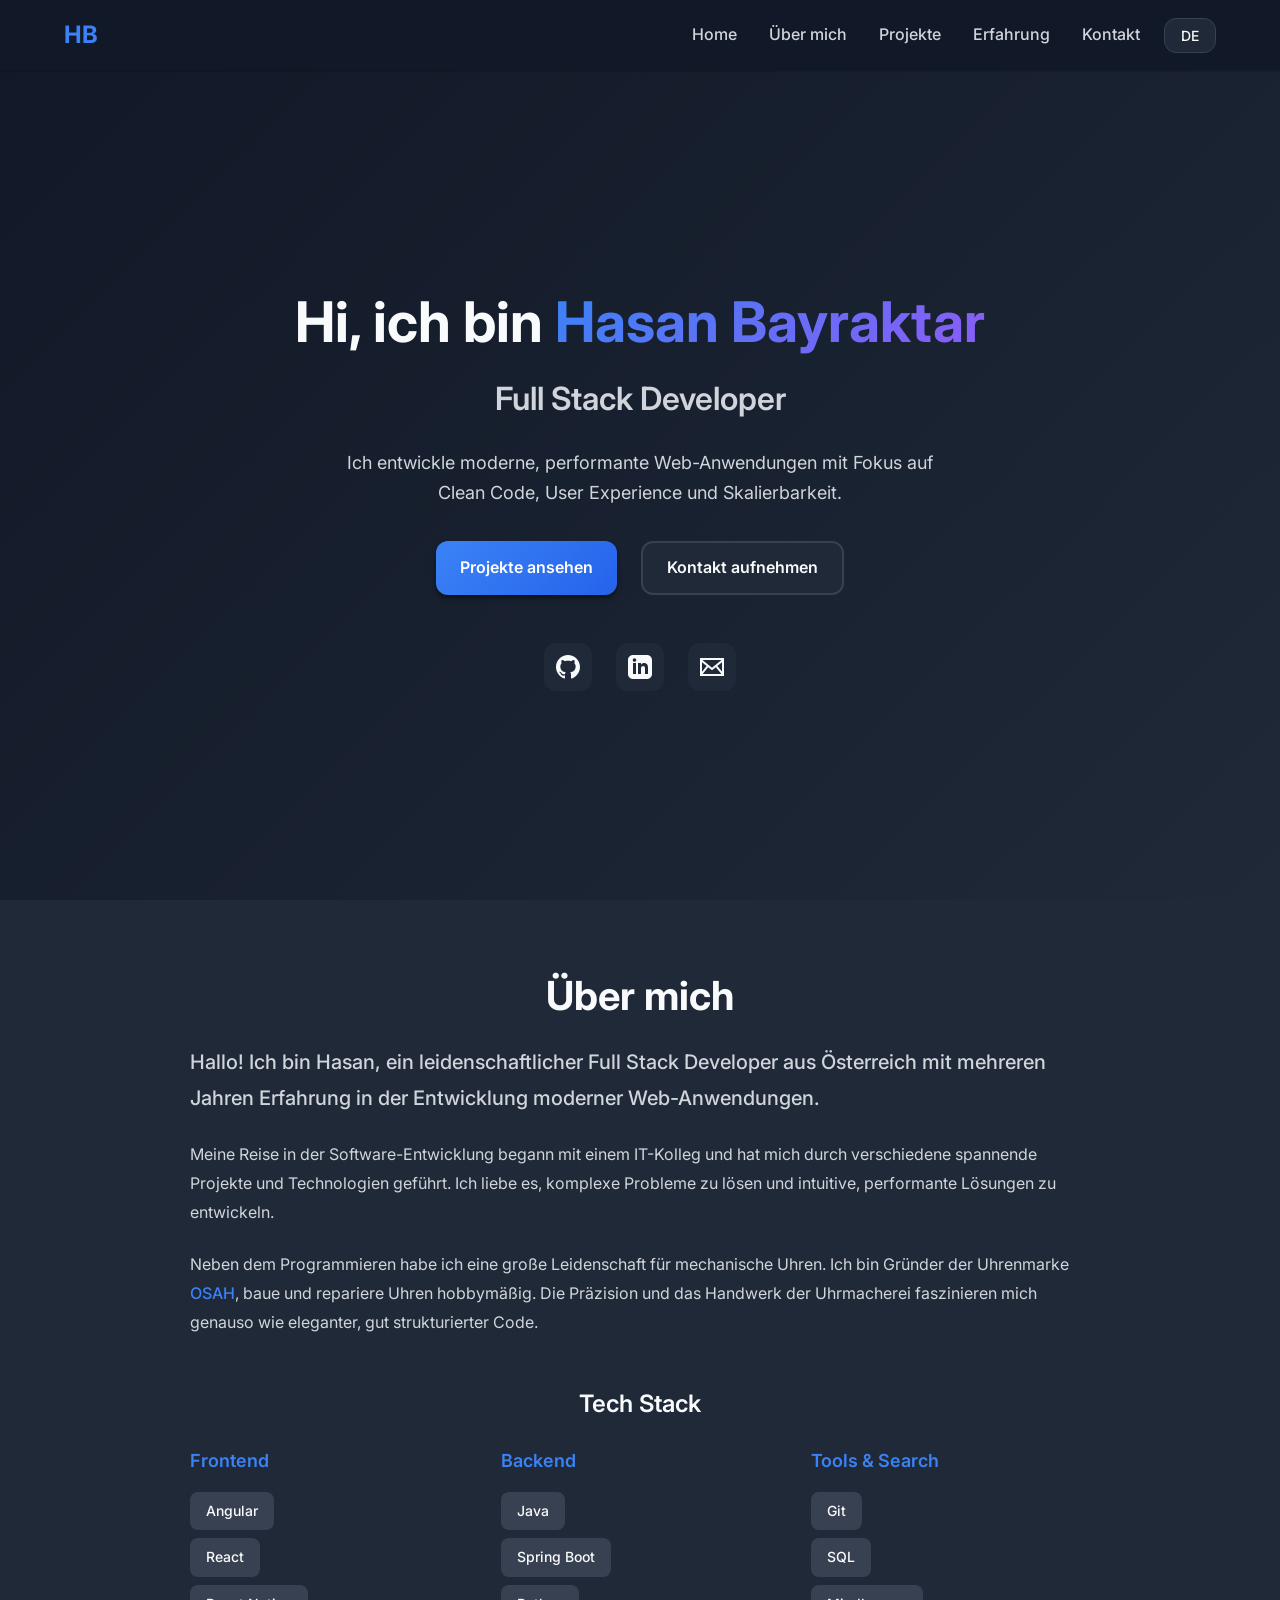
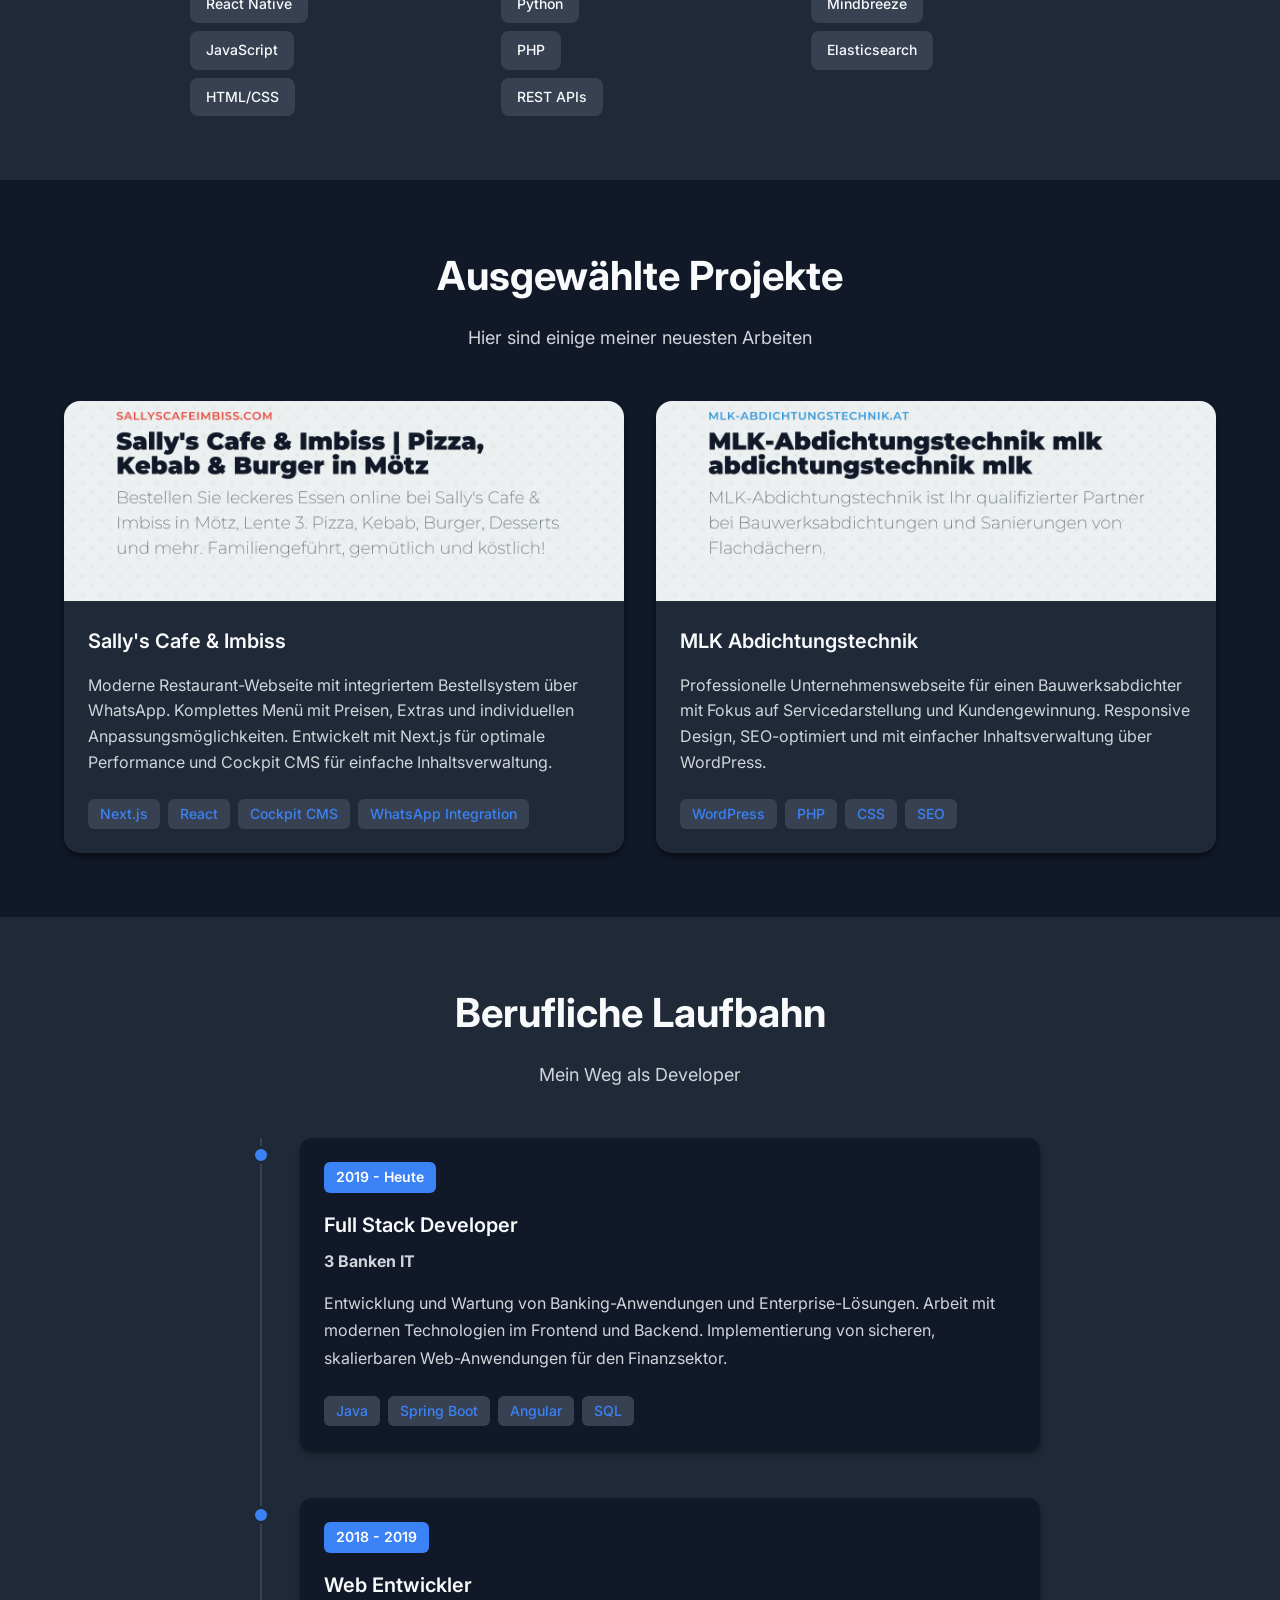
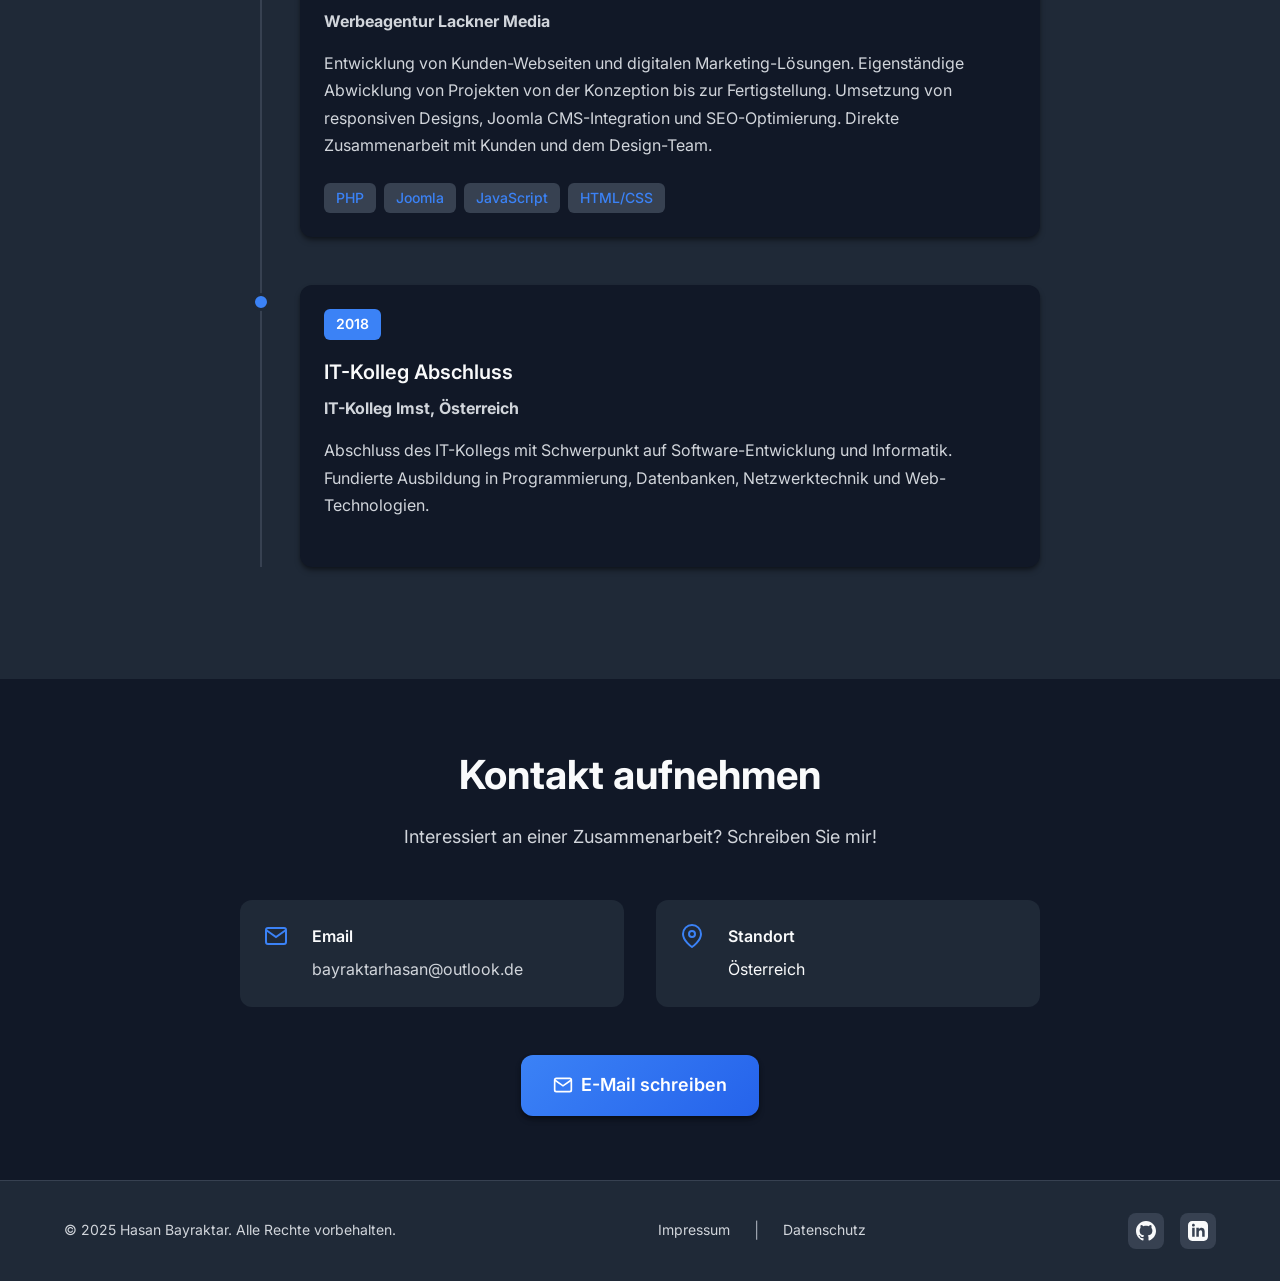
<file: index.html>
<!DOCTYPE html>
<html lang="de">
<head>
    <!-- Basic Meta Tags -->
    <meta charset="UTF-8">
    <meta name="viewport" content="width=device-width, initial-scale=1.0">
    <meta http-equiv="X-UA-Compatible" content="ie=edge">
    
    <!-- SEO Meta Tags -->
    <title>Hasan Bayraktar - Full Stack Developer | Portfolio</title>
    <meta name="description" content="Full Stack Developer mit Expertise in Web-Entwicklung, JavaScript, Python und Cloud-Technologien. Entdecken Sie meine Projekte und Erfahrungen.">
    <meta name="keywords" content="Full Stack Developer, Web Entwicklung, JavaScript, React, Node.js, Python, Portfolio">
    <meta name="author" content="Hasan Bayraktar">
    <meta name="robots" content="index, follow">
    
    <!-- Open Graph / Facebook -->
    <meta property="og:type" content="website">
    <meta property="og:url" content="https://bayraktarhasan.github.io/">
    <meta property="og:title" content="Hasan Bayraktar - Full Stack Developer">
    <meta property="og:description" content="Full Stack Developer mit Expertise in Web-Entwicklung, JavaScript, Python und Cloud-Technologien.">
    <meta property="og:image" content="https://bayraktarhasan.github.io/assets/images/og-image.jpg">
    
    <!-- Twitter Card -->
    <meta name="twitter:card" content="summary_large_image">
    <meta name="twitter:url" content="https://bayraktarhasan.github.io/">
    <meta name="twitter:title" content="Hasan Bayraktar - Full Stack Developer">
    <meta name="twitter:description" content="Full Stack Developer mit Expertise in Web-Entwicklung, JavaScript, Python und Cloud-Technologien.">
    <meta name="twitter:image" content="https://bayraktarhasan.github.io/assets/images/og-image.jpg">
    
    <!-- Favicon -->
    <link rel="icon" type="image/svg+xml" href="assets/images/favicon.svg">
    <link rel="alternate icon" href="assets/images/favicon.ico">
    <link rel="apple-touch-icon" href="assets/images/apple-touch-icon.png">
    
    <!-- Manifest -->
    <link rel="manifest" href="manifest.json">
    
    <!-- Theme Color -->
    <meta name="theme-color" content="#3b82f6">
    
    <!-- Preconnect for Performance -->
    <link rel="preconnect" href="https://fonts.googleapis.com">
    <link rel="preconnect" href="https://fonts.gstatic.com" crossorigin>
    
    <!-- Fonts - Inter for modern look -->
    <link href="https://fonts.googleapis.com/css2?family=Inter:wght@300;400;500;600;700&display=swap" rel="stylesheet">
    
    <!-- Stylesheet -->
    <link rel="stylesheet" href="assets/css/style.css">
    
    <!-- Structured Data - JSON-LD -->
    <script type="application/ld+json">
    {
      "@context": "https://schema.org",
      "@type": "Person",
      "name": "Hasan Bayraktar",
      "jobTitle": "Full Stack Developer",
      "url": "https://bayraktarhasan.github.io",
      "sameAs": [
        "https://github.com/bayraktarhasan",
        "https://at.linkedin.com/in/hasan-bayraktar-632a95154"
      ],
      "knowsAbout": ["Web Development", "JavaScript", "Python", "React", "Node.js", "Cloud Computing"],
      "description": "Erfahrener Full Stack Developer mit Fokus auf moderne Web-Technologien und Cloud-Lösungen."
    }
    </script>
</head>
<body>
    <!-- Navigation -->
    <nav class="nav" id="navbar">
        <div class="container nav-container">
            <a href="#home" class="nav-logo">HB</a>
            <!-- Mobile Controls (Language + Hamburger) -->
            <div class="nav-controls">
                <button class="language-toggle mobile-lang-toggle" id="mobile-language-toggle" aria-label="Change Language">
                    <span class="lang-de">DE</span>
                    <span class="lang-en" style="display: none;">EN</span>
                </button>
                <button class="mobile-menu-toggle" id="mobile-menu-toggle" aria-label="Toggle Menu">
                    <span></span>
                    <span></span>
                    <span></span>
                </button>
            </div>
            <!-- Desktop Navigation -->
            <div class="nav-right" id="nav-right">
                <ul class="nav-menu" id="nav-menu">
                    <li><a href="#home" class="nav-link" data-de="Home" data-en="Home">Home</a></li>
                    <li><a href="#about" class="nav-link" data-de="Über mich" data-en="About">Über mich</a></li>
                    <li><a href="#projects" class="nav-link" data-de="Projekte" data-en="Projects">Projekte</a></li>
                    <li><a href="#experience" class="nav-link" data-de="Erfahrung" data-en="Experience">Erfahrung</a></li>
                    <li><a href="#contact" class="nav-link" data-de="Kontakt" data-en="Contact">Kontakt</a></li>
                </ul>
                <button class="language-toggle desktop-lang-toggle" id="language-toggle" aria-label="Change Language">
                    <span class="lang-de">DE</span>
                    <span class="lang-en" style="display: none;">EN</span>
                </button>
            </div>
        </div>
    </nav>

    <main>
        <!-- Hero Section -->
        <section id="home" class="hero">
            <div class="container hero-container">
                <div class="hero-content">
                    <h1 class="hero-title fade-in" data-de="Hi, ich bin <span class='highlight'>Hasan Bayraktar</span>" data-en="Hi, I'm <span class='highlight'>Hasan Bayraktar</span>">
                        Hi, ich bin <span class="highlight">Hasan Bayraktar</span>
                    </h1>
                    <h2 class="hero-subtitle fade-in-delay-1">Full Stack Developer</h2>
                    <p class="hero-description fade-in-delay-2" data-de="Ich entwickle moderne, performante Web-Anwendungen mit Fokus auf Clean Code, User Experience und Skalierbarkeit." data-en="I develop modern, high-performance web applications with a focus on clean code, user experience, and scalability.">
                        Ich entwickle moderne, performante Web-Anwendungen mit Fokus auf 
                        Clean Code, User Experience und Skalierbarkeit.
                    </p>
                    <div class="hero-cta fade-in-delay-3">
                        <a href="#projects" class="btn btn-primary">
                            <span data-de="Projekte ansehen" data-en="View Projects">Projekte ansehen</span>
                        </a>
                        <a href="#contact" class="btn btn-secondary">
                            <span data-de="Kontakt aufnehmen" data-en="Get in Touch">Kontakt aufnehmen</span>
                        </a>
                    </div>
                    <div class="hero-social fade-in-delay-4">
                        <a href="https://github.com/bayraktarhasan" target="_blank" rel="noopener noreferrer" aria-label="GitHub">
                            <svg class="social-icon" xmlns="http://www.w3.org/2000/svg" viewBox="0 0 24 24" fill="currentColor">
                                <path d="M12 0c-6.626 0-12 5.373-12 12 0 5.302 3.438 9.8 8.207 11.387.599.111.793-.261.793-.577v-2.234c-3.338.726-4.033-1.416-4.033-1.416-.546-1.387-1.333-1.756-1.333-1.756-1.089-.745.083-.729.083-.729 1.205.084 1.839 1.237 1.839 1.237 1.07 1.834 2.807 1.304 3.492.997.107-.775.418-1.305.762-1.604-2.665-.305-5.467-1.334-5.467-5.931 0-1.311.469-2.381 1.236-3.221-.124-.303-.535-1.524.117-3.176 0 0 1.008-.322 3.301 1.23.957-.266 1.983-.399 3.003-.404 1.02.005 2.047.138 3.006.404 2.291-1.552 3.297-1.23 3.297-1.23.653 1.653.242 2.874.118 3.176.77.84 1.235 1.911 1.235 3.221 0 4.609-2.807 5.624-5.479 5.921.43.372.823 1.102.823 2.222v3.293c0 .319.192.694.801.576 4.765-1.589 8.199-6.086 8.199-11.386 0-6.627-5.373-12-12-12z"/>
                            </svg>
                        </a>
                        <a href="https://at.linkedin.com/in/hasan-bayraktar-632a95154" target="_blank" rel="noopener noreferrer" aria-label="LinkedIn">
                            <svg class="social-icon" xmlns="http://www.w3.org/2000/svg" viewBox="0 0 24 24" fill="currentColor">
                                <path d="M19 0h-14c-2.761 0-5 2.239-5 5v14c0 2.761 2.239 5 5 5h14c2.762 0 5-2.239 5-5v-14c0-2.761-2.238-5-5-5zm-11 19h-3v-11h3v11zm-1.5-12.268c-.966 0-1.75-.79-1.75-1.764s.784-1.764 1.75-1.764 1.75.79 1.75 1.764-.783 1.764-1.75 1.764zm13.5 12.268h-3v-5.604c0-3.368-4-3.113-4 0v5.604h-3v-11h3v1.765c1.396-2.586 7-2.777 7 2.476v6.759z"/>
                            </svg>
                        </a>
                        <a href="mailto:bayraktarhasan@outlook.de" aria-label="Email">
                            <svg class="social-icon" xmlns="http://www.w3.org/2000/svg" viewBox="0 0 24 24" fill="currentColor">
                                <path d="M0 3v18h24v-18h-24zm6.623 7.929l-4.623 5.712v-9.458l4.623 3.746zm-4.141-5.929h19.035l-9.517 7.713-9.518-7.713zm5.694 7.188l3.824 3.099 3.83-3.104 5.612 6.817h-18.779l5.513-6.812zm9.208-1.264l4.616-3.741v9.348l-4.616-5.607z"/>
                            </svg>
                        </a>
                    </div>
                </div>
            </div>
        </section>

        <!-- About Section -->
        <section id="about" class="about section">
            <div class="container">
                <h2 class="section-title" data-de="Über mich" data-en="About Me">Über mich</h2>
                <div class="about-content">
                    <div class="about-text">
                        <p class="about-intro" data-de="Hallo! Ich bin Hasan, ein leidenschaftlicher Full Stack Developer aus Österreich mit mehreren Jahren Erfahrung in der Entwicklung moderner Web-Anwendungen." data-en="Hello! I'm Hasan, a passionate Full Stack Developer from Austria with several years of experience in developing modern web applications.">
                            Hallo! Ich bin Hasan, ein leidenschaftlicher Full Stack Developer aus Österreich 
                            mit mehreren Jahren Erfahrung in der Entwicklung moderner Web-Anwendungen.
                        </p>
                        <p data-de="Meine Reise in der Software-Entwicklung begann mit einem IT-Kolleg und hat mich durch verschiedene spannende Projekte und Technologien geführt. Ich liebe es, komplexe Probleme zu lösen und intuitive, performante Lösungen zu entwickeln." data-en="My journey in software development began with an IT college and has taken me through various exciting projects and technologies. I love solving complex problems and developing intuitive, high-performance solutions.">
                            Meine Reise in der Software-Entwicklung begann mit einem IT-Kolleg und 
                            hat mich durch verschiedene spannende Projekte und Technologien geführt. Ich liebe 
                            es, komplexe Probleme zu lösen und intuitive, performante Lösungen zu entwickeln.
                        </p>
                        <p data-de="Neben dem Programmieren habe ich eine große Leidenschaft für mechanische Uhren. Ich bin Gründer der Uhrenmarke OSAH, baue und repariere Uhren hobbymäßig. Die Präzision und das Handwerk der Uhrmacherei faszinieren mich genauso wie eleganter, gut strukturierter Code." data-en="Besides programming, I have a great passion for mechanical watches. I am the founder of the watch brand OSAH, building and repairing watches as a hobby. The precision and craftsmanship of watchmaking fascinate me as much as elegant, well-structured code.">
                            Neben dem Programmieren habe ich eine große Leidenschaft für mechanische Uhren. 
                            Ich bin Gründer der Uhrenmarke <a href="https://www.osah-watches.com" target="_blank" rel="noopener noreferrer" class="inline-link">OSAH</a>, 
                            baue und repariere Uhren hobbymäßig. Die Präzision und das Handwerk der Uhrmacherei 
                            faszinieren mich genauso wie eleganter, gut strukturierter Code.
                        </p>
                    </div>
                    <div class="skills-container">
                        <h3 class="skills-title">Tech Stack</h3>
                        <div class="skills-grid">
                            <div class="skill-category">
                                <h4>Frontend</h4>
                                <ul>
                                    <li><span class="skill-badge">Angular</span></li>
                                    <li><span class="skill-badge">React</span></li>
                                    <li><span class="skill-badge">React Native</span></li>
                                    <li><span class="skill-badge">JavaScript</span></li>
                                    <li><span class="skill-badge">HTML/CSS</span></li>
                                </ul>
                            </div>
                            <div class="skill-category">
                                <h4>Backend</h4>
                                <ul>
                                    <li><span class="skill-badge">Java</span></li>
                                    <li><span class="skill-badge">Spring Boot</span></li>
                                    <li><span class="skill-badge">Python</span></li>
                                    <li><span class="skill-badge">PHP</span></li>
                                    <li><span class="skill-badge">REST APIs</span></li>
                                </ul>
                            </div>
                            <div class="skill-category">
                                <h4>Tools & Search</h4>
                                <ul>
                                    <li><span class="skill-badge">Git</span></li>
                                    <li><span class="skill-badge">SQL</span></li>
                                    <li><span class="skill-badge">Mindbreeze</span></li>
                                    <li><span class="skill-badge">Elasticsearch</span></li>
                                </ul>
                            </div>
                        </div>
                    </div>
                </div>
            </div>
        </section>

        <!-- Projects Section -->
        <section id="projects" class="projects section">
            <div class="container">
                <h2 class="section-title" data-de="Ausgewählte Projekte" data-en="Selected Projects">Ausgewählte Projekte</h2>
                <p class="section-subtitle" data-de="Hier sind einige meiner neuesten Arbeiten" data-en="Here are some of my latest works">Hier sind einige meiner neuesten Arbeiten</p>
                
                <div class="projects-grid">
                    <!-- Project 1 -->
                    <article class="project-card">
                        <div class="project-image">
                            <img src="assets/images/sallys.png" alt="Sally's Cafe & Imbiss" loading="lazy">
                            <div class="project-overlay">
                                <div class="project-links">
                                    <a href="https://sallyscafeimbiss.com/" target="_blank" rel="noopener noreferrer" class="project-link">
                                        <svg xmlns="http://www.w3.org/2000/svg" width="20" height="20" viewBox="0 0 24 24" fill="none" stroke="currentColor" stroke-width="2">
                                            <path d="M18 13v6a2 2 0 0 1-2 2H5a2 2 0 0 1-2-2V8a2 2 0 0 1 2-2h6"></path>
                                            <polyline points="15 3 21 3 21 9"></polyline>
                                            <line x1="10" y1="14" x2="21" y2="3"></line>
                                        </svg>
                                        Live ansehen
                                    </a>
                                </div>
                            </div>
                        </div>
                        <div class="project-content">
                            <h3 class="project-title">Sally's Cafe & Imbiss</h3>
                            <p class="project-description" data-de="Moderne Restaurant-Webseite mit integriertem Bestellsystem über WhatsApp. Komplettes Menü mit Preisen, Extras und individuellen Anpassungsmöglichkeiten. Entwickelt mit Next.js für optimale Performance und Cockpit CMS für einfache Inhaltsverwaltung." data-en="Modern restaurant website with integrated ordering system via WhatsApp. Complete menu with prices, extras and individual customization options. Developed with Next.js for optimal performance and Cockpit CMS for easy content management.">
                                Moderne Restaurant-Webseite mit integriertem Bestellsystem über WhatsApp. 
                                Komplettes Menü mit Preisen, Extras und individuellen Anpassungsmöglichkeiten. 
                                Entwickelt mit Next.js für optimale Performance und Cockpit CMS für einfache Inhaltsverwaltung.
                            </p>
                            <div class="project-tech">
                                <span class="tech-tag">Next.js</span>
                                <span class="tech-tag">React</span>
                                <span class="tech-tag">Cockpit CMS</span>
                                <span class="tech-tag">WhatsApp Integration</span>
                            </div>
                        </div>
                    </article>

                    <!-- Project 2 -->
                    <article class="project-card">
                        <div class="project-image">
                            <img src="assets/images/mlk.png" alt="MLK Abdichtungstechnik" loading="lazy">
                            <div class="project-overlay">
                                <div class="project-links">
                                    <a href="https://mlk-abdichtungstechnik.at/" target="_blank" rel="noopener noreferrer" class="project-link">
                                        <svg xmlns="http://www.w3.org/2000/svg" width="20" height="20" viewBox="0 0 24 24" fill="none" stroke="currentColor" stroke-width="2">
                                            <path d="M18 13v6a2 2 0 0 1-2 2H5a2 2 0 0 1-2-2V8a2 2 0 0 1 2-2h6"></path>
                                            <polyline points="15 3 21 3 21 9"></polyline>
                                            <line x1="10" y1="14" x2="21" y2="3"></line>
                                        </svg>
                                        Live ansehen
                                    </a>
                                </div>
                            </div>
                        </div>
                        <div class="project-content">
                            <h3 class="project-title">MLK Abdichtungstechnik</h3>
                            <p class="project-description" data-de="Professionelle Unternehmenswebseite für einen Bauwerksabdichter mit Fokus auf Servicedarstellung und Kundengewinnung. Responsive Design, SEO-optimiert und mit einfacher Inhaltsverwaltung über WordPress." data-en="Professional corporate website for a waterproofing specialist focused on service presentation and customer acquisition. Responsive design, SEO-optimized with easy content management via WordPress.">
                                Professionelle Unternehmenswebseite für einen Bauwerksabdichter mit Fokus auf 
                                Servicedarstellung und Kundengewinnung. Responsive Design, SEO-optimiert und 
                                mit einfacher Inhaltsverwaltung über WordPress.
                            </p>
                            <div class="project-tech">
                                <span class="tech-tag">WordPress</span>
                                <span class="tech-tag">PHP</span>
                                <span class="tech-tag">CSS</span>
                                <span class="tech-tag">SEO</span>
                            </div>
                        </div>
                    </article>
                </div>
            </div>
        </section>

        <!-- Experience Section -->
        <section id="experience" class="experience section">
            <div class="container">
                <h2 class="section-title" data-de="Berufliche Laufbahn" data-en="Professional Career">Berufliche Laufbahn</h2>
                <p class="section-subtitle" data-de="Mein Weg als Developer" data-en="My Journey as a Developer">Mein Weg als Developer</p>
                
                <div class="timeline">
                    <!-- Experience Item 1 -->
                    <div class="timeline-item">
                        <div class="timeline-dot"></div>
                        <div class="timeline-content">
                            <div class="timeline-date">2019 - <span data-de="Heute" data-en="Present">Heute</span></div>
                            <h3 class="timeline-title">Full Stack Developer</h3>
                            <h4 class="timeline-company">3 Banken IT</h4>
                            <p class="timeline-description" data-de="Entwicklung und Wartung von Banking-Anwendungen und Enterprise-Lösungen. Arbeit mit modernen Technologien im Frontend und Backend. Implementierung von sicheren, skalierbaren Web-Anwendungen für den Finanzsektor." data-en="Development and maintenance of banking applications and enterprise solutions. Working with modern frontend and backend technologies. Implementation of secure, scalable web applications for the financial sector.">
                                Entwicklung und Wartung von Banking-Anwendungen und Enterprise-Lösungen. 
                                Arbeit mit modernen Technologien im Frontend und Backend. Implementierung 
                                von sicheren, skalierbaren Web-Anwendungen für den Finanzsektor.
                            </p>
                            <div class="timeline-tech">
                                <span class="tech-tag">Java</span>
                                <span class="tech-tag">Spring Boot</span>
                                <span class="tech-tag">Angular</span>
                                <span class="tech-tag">SQL</span>
                            </div>
                        </div>
                    </div>

                    <!-- Experience Item 2 -->
                    <div class="timeline-item">
                        <div class="timeline-dot"></div>
                        <div class="timeline-content">
                            <div class="timeline-date">2018 - 2019</div>
                            <h3 class="timeline-title" data-de="Web Entwickler" data-en="Web Developer">Web Entwickler</h3>
                            <h4 class="timeline-company" data-de="Werbeagentur Lackner Media" data-en="Advertising Agency Lackner Media">Werbeagentur Lackner Media</h4>
                            <p class="timeline-description" data-de="Entwicklung von Kunden-Webseiten und digitalen Marketing-Lösungen. Eigenständige Abwicklung von Projekten von der Konzeption bis zur Fertigstellung. Umsetzung von responsiven Designs, Joomla CMS-Integration und SEO-Optimierung. Direkte Zusammenarbeit mit Kunden und dem Design-Team." data-en="Development of client websites and digital marketing solutions. Independent project management from concept to completion. Implementation of responsive designs, Joomla CMS integration and SEO optimization. Direct collaboration with clients and the design team.">
                                Entwicklung von Kunden-Webseiten und digitalen Marketing-Lösungen. 
                                Eigenständige Abwicklung von Projekten von der Konzeption bis zur Fertigstellung. 
                                Umsetzung von responsiven Designs, Joomla CMS-Integration und SEO-Optimierung. 
                                Direkte Zusammenarbeit mit Kunden und dem Design-Team.
                            </p>
                            <div class="timeline-tech">
                                <span class="tech-tag">PHP</span>
                                <span class="tech-tag">Joomla</span>
                                <span class="tech-tag">JavaScript</span>
                                <span class="tech-tag">HTML/CSS</span>
                            </div>
                        </div>
                    </div>

                    <!-- Experience Item 3 -->
                    <div class="timeline-item">
                        <div class="timeline-dot"></div>
                        <div class="timeline-content">
                            <div class="timeline-date">2018</div>
                            <h3 class="timeline-title" data-de="IT-Kolleg Abschluss" data-en="IT College Graduation">IT-Kolleg Abschluss</h3>
                            <h4 class="timeline-company" data-de="IT-Kolleg Imst, Österreich" data-en="IT College Imst, Austria">IT-Kolleg Imst, Österreich</h4>
                            <p class="timeline-description" data-de="Abschluss des IT-Kollegs mit Schwerpunkt auf Software-Entwicklung und Informatik. Fundierte Ausbildung in Programmierung, Datenbanken, Netzwerktechnik und Web-Technologien." data-en="Graduation from IT College with focus on software development and computer science. Comprehensive training in programming, databases, network technology and web technologies.">
                                Abschluss des IT-Kollegs mit Schwerpunkt auf Software-Entwicklung und 
                                Informatik. Fundierte Ausbildung in Programmierung, Datenbanken, 
                                Netzwerktechnik und Web-Technologien.
                            </p>
                        </div>
                    </div>
                </div>
            </div>
        </section>

        <!-- Contact Section -->
        <section id="contact" class="contact section">
            <div class="container">
                <h2 class="section-title" data-de="Kontakt aufnehmen" data-en="Get in Touch">Kontakt aufnehmen</h2>
                <p class="section-subtitle" data-de="Interessiert an einer Zusammenarbeit? Schreiben Sie mir!" data-en="Interested in collaboration? Contact me!">Interessiert an einer Zusammenarbeit? Schreiben Sie mir!</p>
                
                <div class="contact-content-center">
                    <div class="contact-info">
                        <div class="contact-item">
                            <svg class="contact-icon" xmlns="http://www.w3.org/2000/svg" viewBox="0 0 24 24" fill="none" stroke="currentColor" stroke-width="2">
                                <path d="M4 4h16c1.1 0 2 .9 2 2v12c0 1.1-.9 2-2 2H4c-1.1 0-2-.9-2-2V6c0-1.1.9-2 2-2z"></path>
                                <polyline points="22,6 12,13 2,6"></polyline>
                            </svg>
                            <div>
                                <h3>Email</h3>
                                <a href="mailto:bayraktarhasan@outlook.de">bayraktarhasan@outlook.de</a>
                            </div>
                        </div>
                        <div class="contact-item">
                            <svg class="contact-icon" xmlns="http://www.w3.org/2000/svg" viewBox="0 0 24 24" fill="none" stroke="currentColor" stroke-width="2">
                                <path d="M21 10c0 7-9 13-9 13s-9-6-9-13a9 9 0 0 1 18 0z"></path>
                                <circle cx="12" cy="10" r="3"></circle>
                            </svg>
                            <div>
                                <h3 data-de="Standort" data-en="Location">Standort</h3>
                                <p data-de="Österreich" data-en="Austria">Österreich</p>
                            </div>
                        </div>
                    </div>
                    
                    <div class="contact-cta">
                        <a href="mailto:bayraktarhasan@outlook.de?subject=Kontaktanfrage%20von%20Portfolio&body=Hallo%20Hasan,%0A%0A" class="btn btn-primary btn-large" data-de="E-Mail schreiben" data-en="Send Email">
                            <svg xmlns="http://www.w3.org/2000/svg" width="20" height="20" viewBox="0 0 24 24" fill="none" stroke="currentColor" stroke-width="2">
                                <path d="M4 4h16c1.1 0 2 .9 2 2v12c0 1.1-.9 2-2 2H4c-1.1 0-2-.9-2-2V6c0-1.1.9-2 2-2z"></path>
                                <polyline points="22,6 12,13 2,6"></polyline>
                            </svg>
                            <span>E-Mail schreiben</span>
                        </a>
                    </div>
                </div>
            </div>
        </section>
    </main>

    <!-- Footer -->
    <footer class="footer">
        <div class="container footer-content">
            <div class="footer-text">
                <p data-de="&copy; 2025 Hasan Bayraktar. Alle Rechte vorbehalten." data-en="&copy; 2025 Hasan Bayraktar. All rights reserved.">&copy; 2025 Hasan Bayraktar. Alle Rechte vorbehalten.</p>
            </div>
            <div class="footer-links">
                <a href="/impressum.html" data-de="Impressum" data-en="Imprint">Impressum</a>
                <span class="footer-separator">|</span>
                <a href="/datenschutz.html" data-de="Datenschutz" data-en="Privacy">Datenschutz</a>
            </div>
            <div class="footer-social">
                <a href="https://github.com/bayraktarhasan" target="_blank" rel="noopener noreferrer" aria-label="GitHub">
                    <svg class="social-icon-small" xmlns="http://www.w3.org/2000/svg" viewBox="0 0 24 24" fill="currentColor">
                        <path d="M12 0c-6.626 0-12 5.373-12 12 0 5.302 3.438 9.8 8.207 11.387.599.111.793-.261.793-.577v-2.234c-3.338.726-4.033-1.416-4.033-1.416-.546-1.387-1.333-1.756-1.333-1.756-1.089-.745.083-.729.083-.729 1.205.084 1.839 1.237 1.839 1.237 1.07 1.834 2.807 1.304 3.492.997.107-.775.418-1.305.762-1.604-2.665-.305-5.467-1.334-5.467-5.931 0-1.311.469-2.381 1.236-3.221-.124-.303-.535-1.524.117-3.176 0 0 1.008-.322 3.301 1.23.957-.266 1.983-.399 3.003-.404 1.02.005 2.047.138 3.006.404 2.291-1.552 3.297-1.23 3.297-1.23.653 1.653.242 2.874.118 3.176.77.84 1.235 1.911 1.235 3.221 0 4.609-2.807 5.624-5.479 5.921.43.372.823 1.102.823 2.222v3.293c0 .319.192.694.801.576 4.765-1.589 8.199-6.086 8.199-11.386 0-6.627-5.373-12-12-12z"/>
                    </svg>
                </a>
                <a href="https://at.linkedin.com/in/hasan-bayraktar-632a95154" target="_blank" rel="noopener noreferrer" aria-label="LinkedIn">
                    <svg class="social-icon-small" xmlns="http://www.w3.org/2000/svg" viewBox="0 0 24 24" fill="currentColor">
                        <path d="M19 0h-14c-2.761 0-5 2.239-5 5v14c0 2.761 2.239 5 5 5h14c2.762 0 5-2.239 5-5v-14c0-2.761-2.238-5-5-5zm-11 19h-3v-11h3v11zm-1.5-12.268c-.966 0-1.75-.79-1.75-1.764s.784-1.764 1.75-1.764 1.75.79 1.75 1.764-.783 1.764-1.75 1.764zm13.5 12.268h-3v-5.604c0-3.368-4-3.113-4 0v5.604h-3v-11h3v1.765c1.396-2.586 7-2.777 7 2.476v6.759z"/>
                    </svg>
                </a>
            </div>
        </div>
    </footer>

    <!-- JavaScript -->
    <script src="assets/js/script.js"></script>
</body>
</html>
</file>
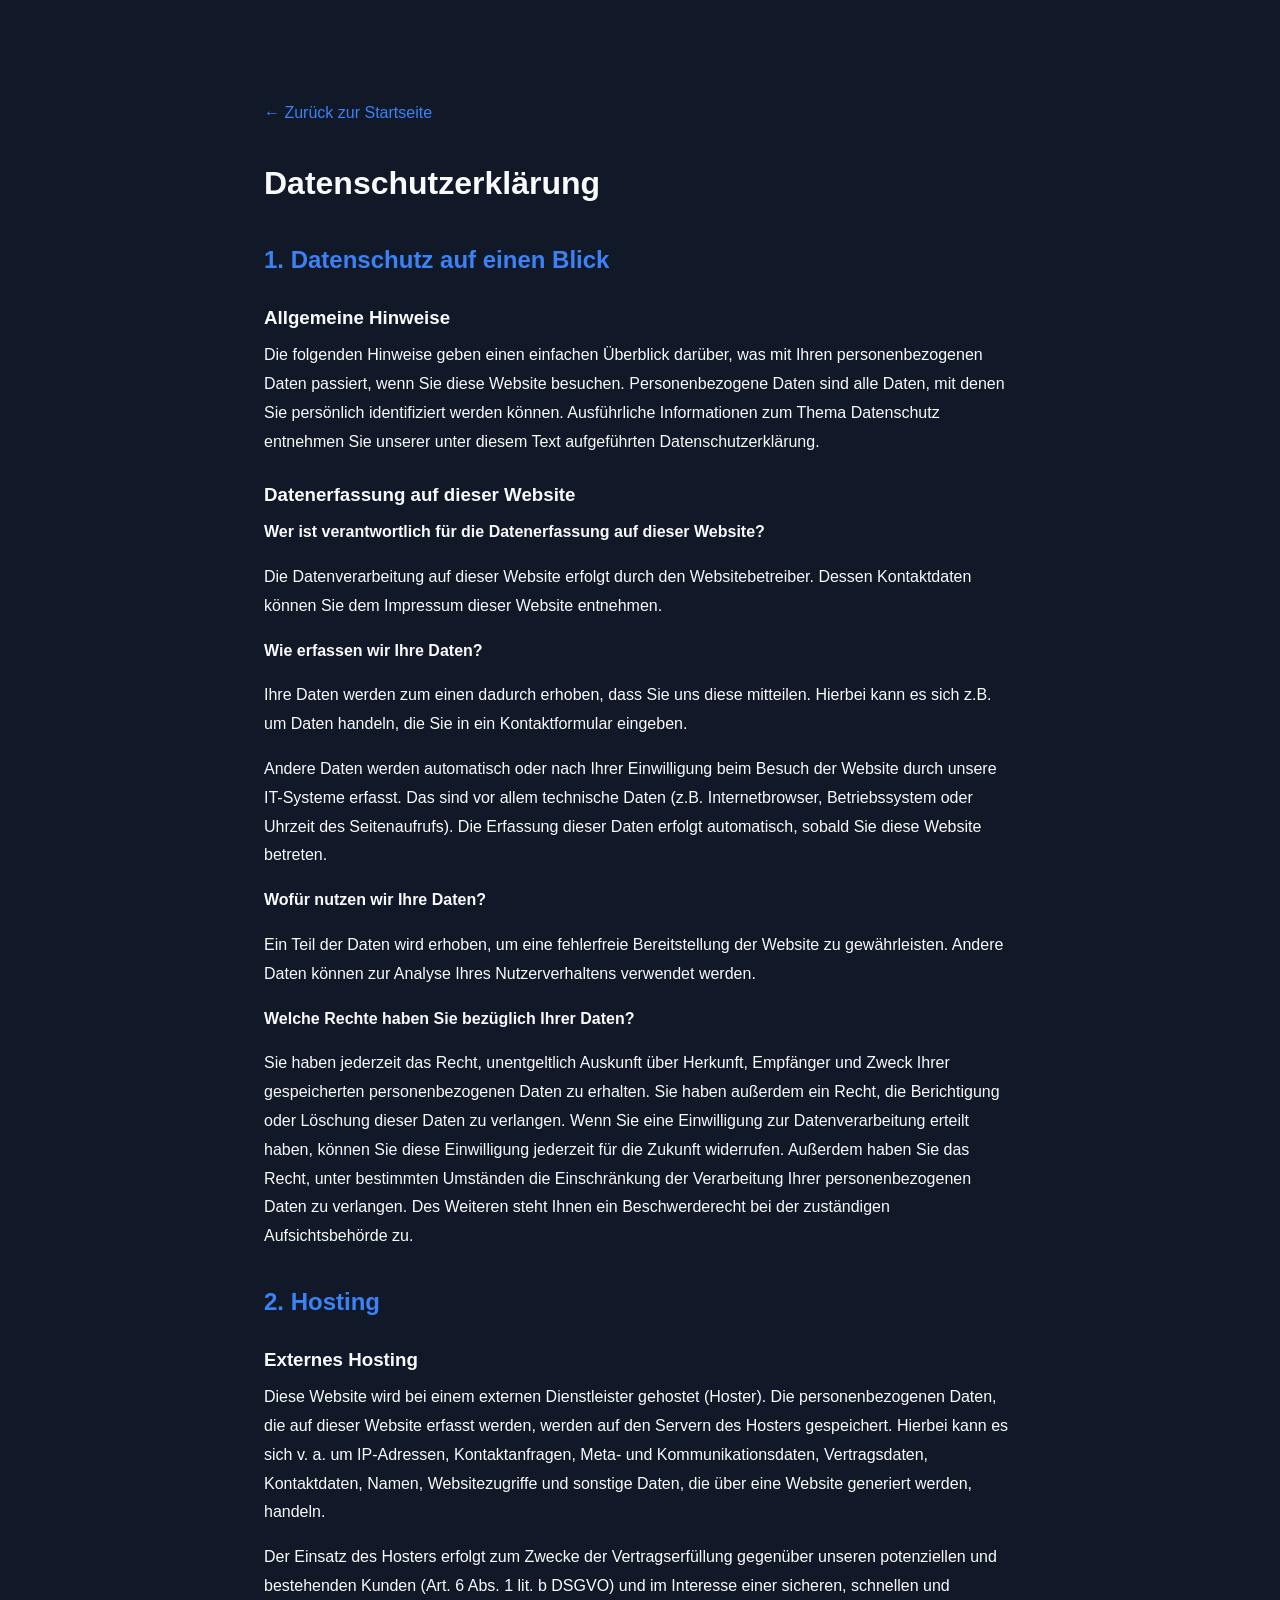
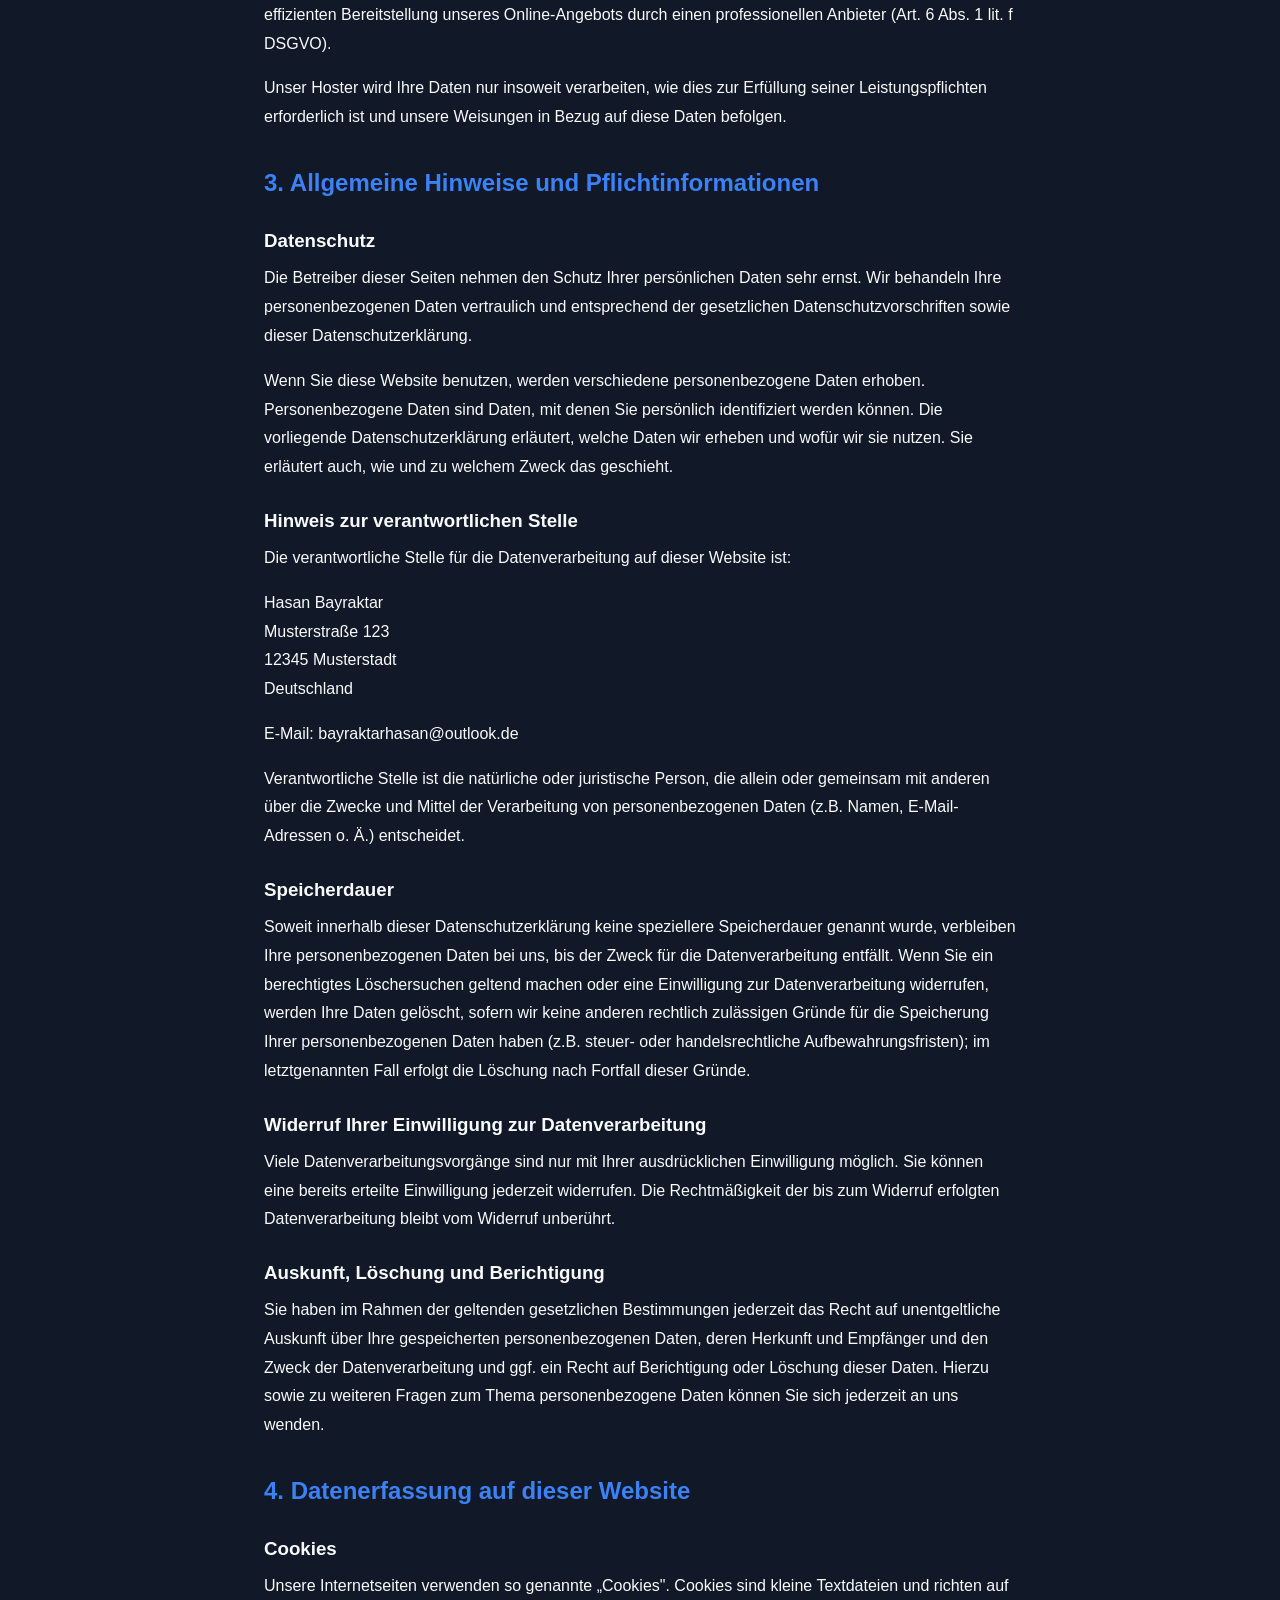
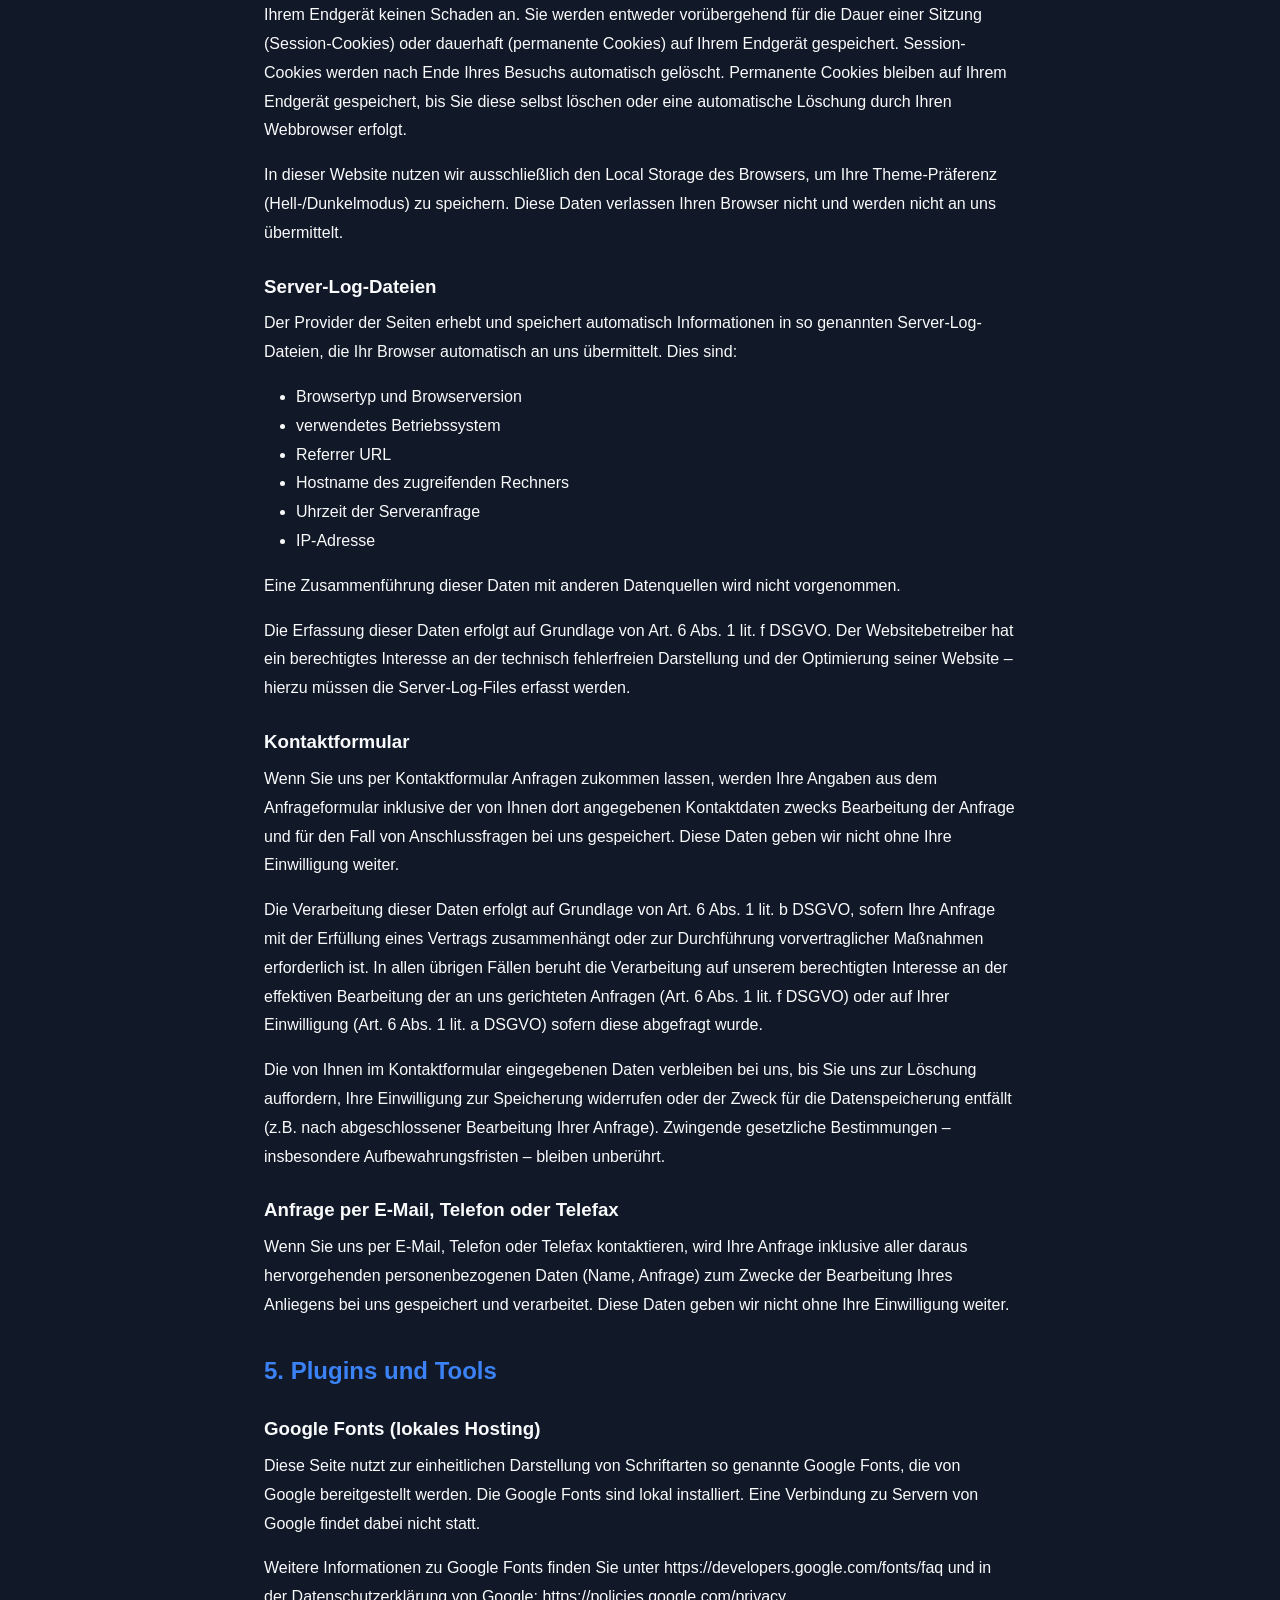
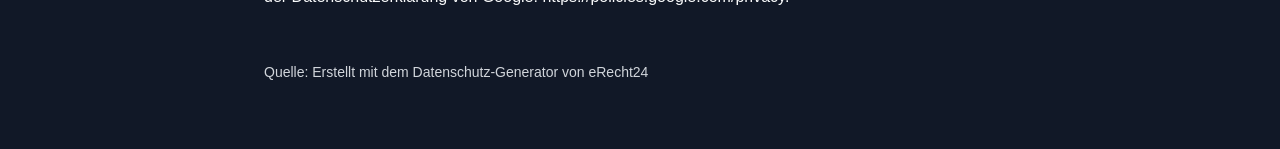
<file: datenschutz.html>
<!DOCTYPE html>
<html lang="de">
<head>
    <meta charset="UTF-8">
    <meta name="viewport" content="width=device-width, initial-scale=1.0">
    <title>Datenschutzerklärung - Hasan Bayraktar</title>
    <link rel="stylesheet" href="assets/css/style.css">
    <style>
        .legal-page {
            max-width: 800px;
            margin: 0 auto;
            padding: 100px 1.5rem 3rem;
        }
        .legal-page h1 {
            margin-bottom: 2rem;
        }
        .legal-page h2 {
            margin-top: 2rem;
            margin-bottom: 1rem;
            color: var(--primary-color);
        }
        .legal-page h3 {
            margin-top: 1.5rem;
            margin-bottom: 0.5rem;
        }
        .legal-page p, .legal-page ul {
            margin-bottom: 1rem;
            line-height: 1.8;
        }
        .legal-page ul {
            padding-left: 2rem;
            list-style: disc;
        }
        .back-link {
            display: inline-block;
            margin-bottom: 2rem;
            color: var(--primary-color);
            text-decoration: none;
        }
        .back-link:hover {
            text-decoration: underline;
        }
    </style>
</head>
<body>
    <div class="legal-page">
        <a href="index.html" class="back-link">← Zurück zur Startseite</a>
        
        <h1>Datenschutzerklärung</h1>
        
        <h2>1. Datenschutz auf einen Blick</h2>
        
        <h3>Allgemeine Hinweise</h3>
        <p>
            Die folgenden Hinweise geben einen einfachen Überblick darüber, was mit Ihren 
            personenbezogenen Daten passiert, wenn Sie diese Website besuchen. Personenbezogene Daten 
            sind alle Daten, mit denen Sie persönlich identifiziert werden können. Ausführliche 
            Informationen zum Thema Datenschutz entnehmen Sie unserer unter diesem Text aufgeführten 
            Datenschutzerklärung.
        </p>
        
        <h3>Datenerfassung auf dieser Website</h3>
        <p><strong>Wer ist verantwortlich für die Datenerfassung auf dieser Website?</strong></p>
        <p>
            Die Datenverarbeitung auf dieser Website erfolgt durch den Websitebetreiber. Dessen 
            Kontaktdaten können Sie dem Impressum dieser Website entnehmen.
        </p>
        
        <p><strong>Wie erfassen wir Ihre Daten?</strong></p>
        <p>
            Ihre Daten werden zum einen dadurch erhoben, dass Sie uns diese mitteilen. Hierbei kann 
            es sich z.B. um Daten handeln, die Sie in ein Kontaktformular eingeben.
        </p>
        <p>
            Andere Daten werden automatisch oder nach Ihrer Einwilligung beim Besuch der Website 
            durch unsere IT-Systeme erfasst. Das sind vor allem technische Daten (z.B. Internetbrowser, 
            Betriebssystem oder Uhrzeit des Seitenaufrufs). Die Erfassung dieser Daten erfolgt 
            automatisch, sobald Sie diese Website betreten.
        </p>
        
        <p><strong>Wofür nutzen wir Ihre Daten?</strong></p>
        <p>
            Ein Teil der Daten wird erhoben, um eine fehlerfreie Bereitstellung der Website zu 
            gewährleisten. Andere Daten können zur Analyse Ihres Nutzerverhaltens verwendet werden.
        </p>
        
        <p><strong>Welche Rechte haben Sie bezüglich Ihrer Daten?</strong></p>
        <p>
            Sie haben jederzeit das Recht, unentgeltlich Auskunft über Herkunft, Empfänger und Zweck 
            Ihrer gespeicherten personenbezogenen Daten zu erhalten. Sie haben außerdem ein Recht, die 
            Berichtigung oder Löschung dieser Daten zu verlangen. Wenn Sie eine Einwilligung zur 
            Datenverarbeitung erteilt haben, können Sie diese Einwilligung jederzeit für die Zukunft 
            widerrufen. Außerdem haben Sie das Recht, unter bestimmten Umständen die Einschränkung der 
            Verarbeitung Ihrer personenbezogenen Daten zu verlangen. Des Weiteren steht Ihnen ein 
            Beschwerderecht bei der zuständigen Aufsichtsbehörde zu.
        </p>
        
        <h2>2. Hosting</h2>
        
        <h3>Externes Hosting</h3>
        <p>
            Diese Website wird bei einem externen Dienstleister gehostet (Hoster). Die personenbezogenen 
            Daten, die auf dieser Website erfasst werden, werden auf den Servern des Hosters gespeichert. 
            Hierbei kann es sich v. a. um IP-Adressen, Kontaktanfragen, Meta- und Kommunikationsdaten, 
            Vertragsdaten, Kontaktdaten, Namen, Websitezugriffe und sonstige Daten, die über eine Website 
            generiert werden, handeln.
        </p>
        <p>
            Der Einsatz des Hosters erfolgt zum Zwecke der Vertragserfüllung gegenüber unseren potenziellen 
            und bestehenden Kunden (Art. 6 Abs. 1 lit. b DSGVO) und im Interesse einer sicheren, schnellen 
            und effizienten Bereitstellung unseres Online-Angebots durch einen professionellen Anbieter 
            (Art. 6 Abs. 1 lit. f DSGVO).
        </p>
        <p>
            Unser Hoster wird Ihre Daten nur insoweit verarbeiten, wie dies zur Erfüllung seiner 
            Leistungspflichten erforderlich ist und unsere Weisungen in Bezug auf diese Daten befolgen.
        </p>
        
        <h2>3. Allgemeine Hinweise und Pflichtinformationen</h2>
        
        <h3>Datenschutz</h3>
        <p>
            Die Betreiber dieser Seiten nehmen den Schutz Ihrer persönlichen Daten sehr ernst. Wir 
            behandeln Ihre personenbezogenen Daten vertraulich und entsprechend der gesetzlichen 
            Datenschutzvorschriften sowie dieser Datenschutzerklärung.
        </p>
        <p>
            Wenn Sie diese Website benutzen, werden verschiedene personenbezogene Daten erhoben. 
            Personenbezogene Daten sind Daten, mit denen Sie persönlich identifiziert werden können. 
            Die vorliegende Datenschutzerklärung erläutert, welche Daten wir erheben und wofür wir sie 
            nutzen. Sie erläutert auch, wie und zu welchem Zweck das geschieht.
        </p>
        
        <h3>Hinweis zur verantwortlichen Stelle</h3>
        <p>Die verantwortliche Stelle für die Datenverarbeitung auf dieser Website ist:</p>
        <p>
            Hasan Bayraktar<br>
            Musterstraße 123<br>
            12345 Musterstadt<br>
            Deutschland
        </p>
        <p>
            E-Mail: bayraktarhasan@outlook.de
        </p>
        <p>
            Verantwortliche Stelle ist die natürliche oder juristische Person, die allein oder gemeinsam 
            mit anderen über die Zwecke und Mittel der Verarbeitung von personenbezogenen Daten 
            (z.B. Namen, E-Mail-Adressen o. Ä.) entscheidet.
        </p>
        
        <h3>Speicherdauer</h3>
        <p>
            Soweit innerhalb dieser Datenschutzerklärung keine speziellere Speicherdauer genannt wurde, 
            verbleiben Ihre personenbezogenen Daten bei uns, bis der Zweck für die Datenverarbeitung 
            entfällt. Wenn Sie ein berechtigtes Löschersuchen geltend machen oder eine Einwilligung zur 
            Datenverarbeitung widerrufen, werden Ihre Daten gelöscht, sofern wir keine anderen rechtlich 
            zulässigen Gründe für die Speicherung Ihrer personenbezogenen Daten haben (z.B. steuer- oder 
            handelsrechtliche Aufbewahrungsfristen); im letztgenannten Fall erfolgt die Löschung nach 
            Fortfall dieser Gründe.
        </p>
        
        <h3>Widerruf Ihrer Einwilligung zur Datenverarbeitung</h3>
        <p>
            Viele Datenverarbeitungsvorgänge sind nur mit Ihrer ausdrücklichen Einwilligung möglich. 
            Sie können eine bereits erteilte Einwilligung jederzeit widerrufen. Die Rechtmäßigkeit der 
            bis zum Widerruf erfolgten Datenverarbeitung bleibt vom Widerruf unberührt.
        </p>
        
        <h3>Auskunft, Löschung und Berichtigung</h3>
        <p>
            Sie haben im Rahmen der geltenden gesetzlichen Bestimmungen jederzeit das Recht auf 
            unentgeltliche Auskunft über Ihre gespeicherten personenbezogenen Daten, deren Herkunft und 
            Empfänger und den Zweck der Datenverarbeitung und ggf. ein Recht auf Berichtigung oder 
            Löschung dieser Daten. Hierzu sowie zu weiteren Fragen zum Thema personenbezogene Daten 
            können Sie sich jederzeit an uns wenden.
        </p>
        
        <h2>4. Datenerfassung auf dieser Website</h2>
        
        <h3>Cookies</h3>
        <p>
            Unsere Internetseiten verwenden so genannte „Cookies". Cookies sind kleine Textdateien und 
            richten auf Ihrem Endgerät keinen Schaden an. Sie werden entweder vorübergehend für die 
            Dauer einer Sitzung (Session-Cookies) oder dauerhaft (permanente Cookies) auf Ihrem Endgerät 
            gespeichert. Session-Cookies werden nach Ende Ihres Besuchs automatisch gelöscht. Permanente 
            Cookies bleiben auf Ihrem Endgerät gespeichert, bis Sie diese selbst löschen oder eine 
            automatische Löschung durch Ihren Webbrowser erfolgt.
        </p>
        <p>
            In dieser Website nutzen wir ausschließlich den Local Storage des Browsers, um Ihre 
            Theme-Präferenz (Hell-/Dunkelmodus) zu speichern. Diese Daten verlassen Ihren Browser nicht 
            und werden nicht an uns übermittelt.
        </p>
        
        <h3>Server-Log-Dateien</h3>
        <p>
            Der Provider der Seiten erhebt und speichert automatisch Informationen in so genannten 
            Server-Log-Dateien, die Ihr Browser automatisch an uns übermittelt. Dies sind:
        </p>
        <ul>
            <li>Browsertyp und Browserversion</li>
            <li>verwendetes Betriebssystem</li>
            <li>Referrer URL</li>
            <li>Hostname des zugreifenden Rechners</li>
            <li>Uhrzeit der Serveranfrage</li>
            <li>IP-Adresse</li>
        </ul>
        <p>
            Eine Zusammenführung dieser Daten mit anderen Datenquellen wird nicht vorgenommen.
        </p>
        <p>
            Die Erfassung dieser Daten erfolgt auf Grundlage von Art. 6 Abs. 1 lit. f DSGVO. Der 
            Websitebetreiber hat ein berechtigtes Interesse an der technisch fehlerfreien Darstellung 
            und der Optimierung seiner Website – hierzu müssen die Server-Log-Files erfasst werden.
        </p>
        
        <h3>Kontaktformular</h3>
        <p>
            Wenn Sie uns per Kontaktformular Anfragen zukommen lassen, werden Ihre Angaben aus dem 
            Anfrageformular inklusive der von Ihnen dort angegebenen Kontaktdaten zwecks Bearbeitung 
            der Anfrage und für den Fall von Anschlussfragen bei uns gespeichert. Diese Daten geben 
            wir nicht ohne Ihre Einwilligung weiter.
        </p>
        <p>
            Die Verarbeitung dieser Daten erfolgt auf Grundlage von Art. 6 Abs. 1 lit. b DSGVO, sofern 
            Ihre Anfrage mit der Erfüllung eines Vertrags zusammenhängt oder zur Durchführung 
            vorvertraglicher Maßnahmen erforderlich ist. In allen übrigen Fällen beruht die Verarbeitung 
            auf unserem berechtigten Interesse an der effektiven Bearbeitung der an uns gerichteten 
            Anfragen (Art. 6 Abs. 1 lit. f DSGVO) oder auf Ihrer Einwilligung (Art. 6 Abs. 1 lit. a DSGVO) 
            sofern diese abgefragt wurde.
        </p>
        <p>
            Die von Ihnen im Kontaktformular eingegebenen Daten verbleiben bei uns, bis Sie uns zur 
            Löschung auffordern, Ihre Einwilligung zur Speicherung widerrufen oder der Zweck für die 
            Datenspeicherung entfällt (z.B. nach abgeschlossener Bearbeitung Ihrer Anfrage). Zwingende 
            gesetzliche Bestimmungen – insbesondere Aufbewahrungsfristen – bleiben unberührt.
        </p>
        
        <h3>Anfrage per E-Mail, Telefon oder Telefax</h3>
        <p>
            Wenn Sie uns per E-Mail, Telefon oder Telefax kontaktieren, wird Ihre Anfrage inklusive 
            aller daraus hervorgehenden personenbezogenen Daten (Name, Anfrage) zum Zwecke der 
            Bearbeitung Ihres Anliegens bei uns gespeichert und verarbeitet. Diese Daten geben wir 
            nicht ohne Ihre Einwilligung weiter.
        </p>
        
        <h2>5. Plugins und Tools</h2>
        
        <h3>Google Fonts (lokales Hosting)</h3>
        <p>
            Diese Seite nutzt zur einheitlichen Darstellung von Schriftarten so genannte Google Fonts, 
            die von Google bereitgestellt werden. Die Google Fonts sind lokal installiert. Eine 
            Verbindung zu Servern von Google findet dabei nicht statt.
        </p>
        <p>
            Weitere Informationen zu Google Fonts finden Sie unter 
            <a href="https://developers.google.com/fonts/faq" target="_blank" rel="noopener">https://developers.google.com/fonts/faq</a> 
            und in der Datenschutzerklärung von Google: 
            <a href="https://policies.google.com/privacy" target="_blank" rel="noopener">https://policies.google.com/privacy</a>.
        </p>
        
        <p style="margin-top: 3rem; font-size: 0.875rem; color: var(--text-secondary);">
            Quelle: Erstellt mit dem <a href="https://www.e-recht24.de" target="_blank" rel="noopener">Datenschutz-Generator von eRecht24</a>
        </p>
    </div>
</body>
</html>
</file>
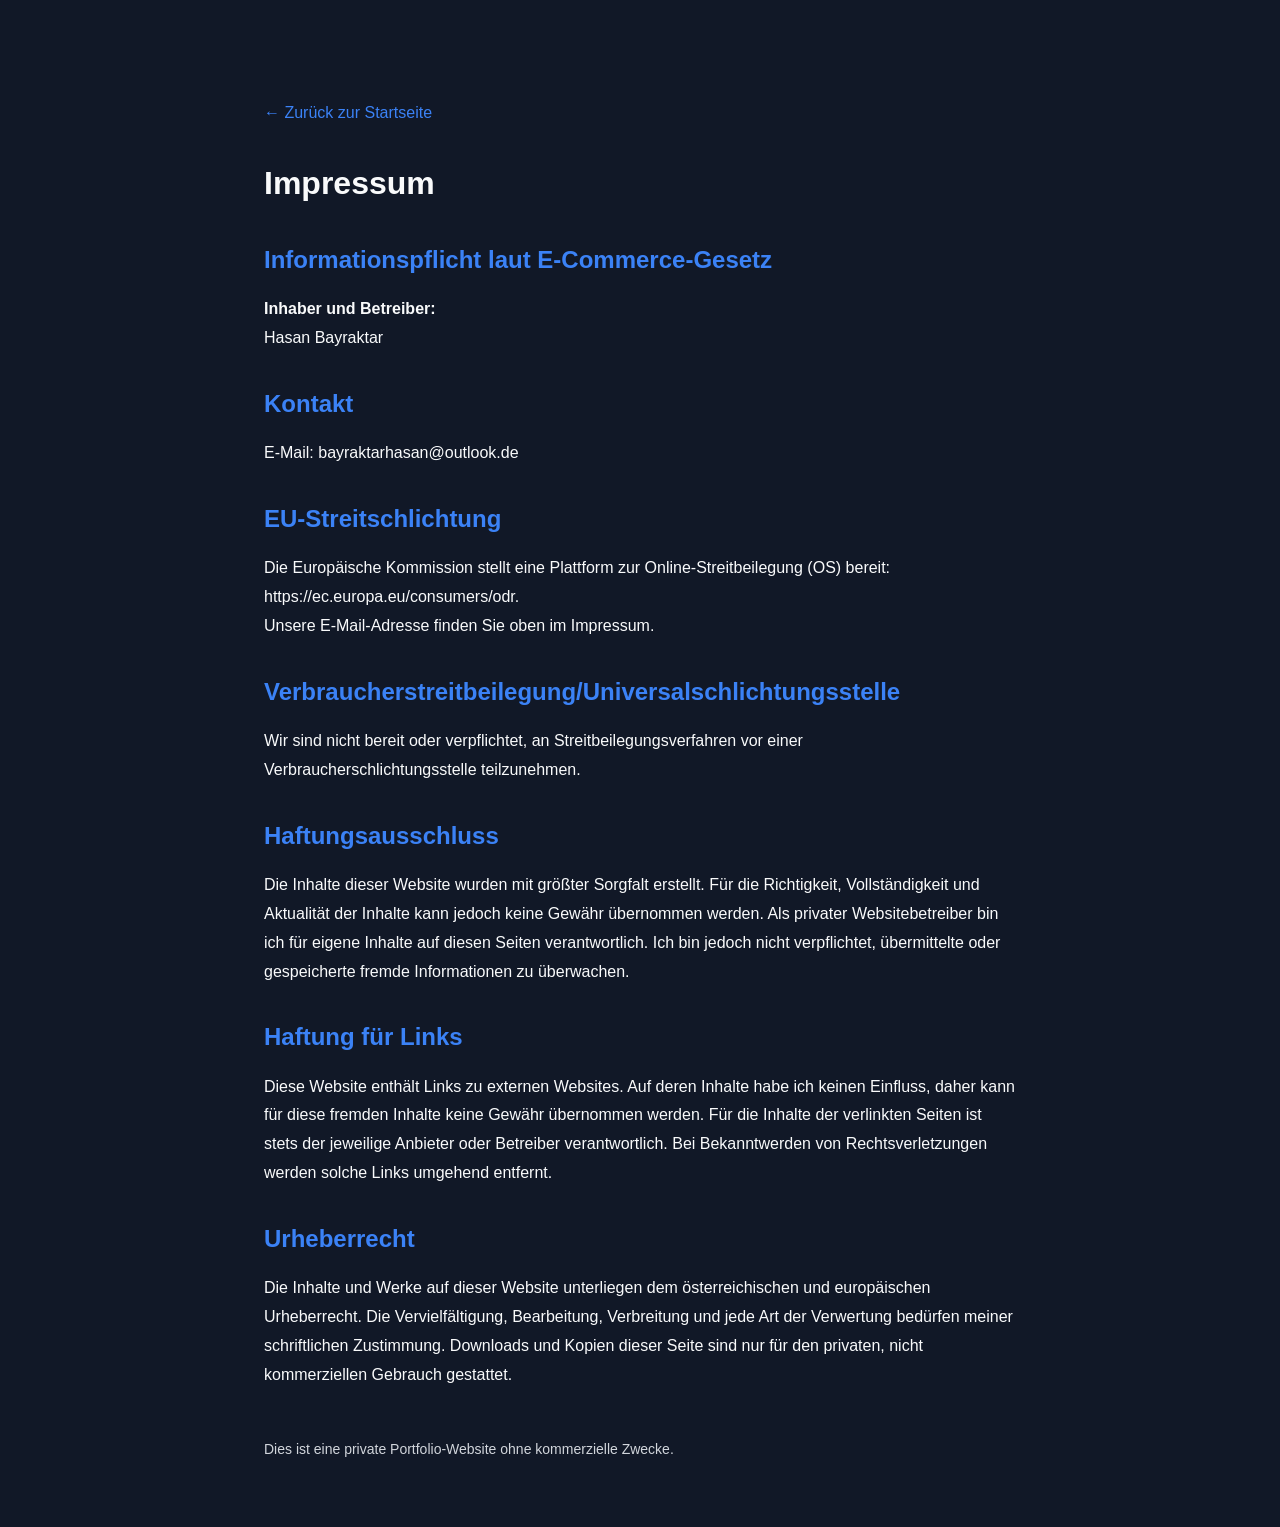
<file: impressum.html>
<!DOCTYPE html>
<html lang="de">
<head>
    <meta charset="UTF-8">
    <meta name="viewport" content="width=device-width, initial-scale=1.0">
    <title>Impressum - Hasan Bayraktar</title>
    <link rel="stylesheet" href="assets/css/style.css">
    <style>
        .legal-page {
            max-width: 800px;
            margin: 0 auto;
            padding: 100px 1.5rem 3rem;
        }
        .legal-page h1 {
            margin-bottom: 2rem;
        }
        .legal-page h2 {
            margin-top: 2rem;
            margin-bottom: 1rem;
            color: var(--primary-color);
        }
        .legal-page p {
            margin-bottom: 1rem;
            line-height: 1.8;
        }
        .back-link {
            display: inline-block;
            margin-bottom: 2rem;
            color: var(--primary-color);
            text-decoration: none;
        }
        .back-link:hover {
            text-decoration: underline;
        }
    </style>
</head>
<body>
    <div class="legal-page">
        <a href="index.html" class="back-link">← Zurück zur Startseite</a>
        
        <h1>Impressum</h1>
        
        <h2>Informationspflicht laut E-Commerce-Gesetz</h2>
        <p>
            <strong>Inhaber und Betreiber:</strong><br>
            Hasan Bayraktar
        </p>
        
        <h2>Kontakt</h2>
        <p>
            E-Mail: bayraktarhasan@outlook.de
        </p>
        
        <h2>EU-Streitschlichtung</h2>
        <p>
            Die Europäische Kommission stellt eine Plattform zur Online-Streitbeilegung (OS) bereit: 
            <a href="https://ec.europa.eu/consumers/odr" target="_blank" rel="noopener">https://ec.europa.eu/consumers/odr</a>.<br>
            Unsere E-Mail-Adresse finden Sie oben im Impressum.
        </p>
        
        <h2>Verbraucherstreitbeilegung/Universalschlichtungsstelle</h2>
        <p>
            Wir sind nicht bereit oder verpflichtet, an Streitbeilegungsverfahren vor einer 
            Verbraucherschlichtungsstelle teilzunehmen.
        </p>
        
        <h2>Haftungsausschluss</h2>
        <p>
            Die Inhalte dieser Website wurden mit größter Sorgfalt erstellt. Für die Richtigkeit, 
            Vollständigkeit und Aktualität der Inhalte kann jedoch keine Gewähr übernommen werden. 
            Als privater Websitebetreiber bin ich für eigene Inhalte auf diesen Seiten verantwortlich. 
            Ich bin jedoch nicht verpflichtet, übermittelte oder gespeicherte fremde Informationen 
            zu überwachen.
        </p>
        
        <h2>Haftung für Links</h2>
        <p>
            Diese Website enthält Links zu externen Websites. Auf deren Inhalte habe ich keinen 
            Einfluss, daher kann für diese fremden Inhalte keine Gewähr übernommen werden. 
            Für die Inhalte der verlinkten Seiten ist stets der jeweilige Anbieter oder Betreiber 
            verantwortlich. Bei Bekanntwerden von Rechtsverletzungen werden solche Links umgehend 
            entfernt.
        </p>
        
        <h2>Urheberrecht</h2>
        <p>
            Die Inhalte und Werke auf dieser Website unterliegen dem österreichischen und europäischen 
            Urheberrecht. Die Vervielfältigung, Bearbeitung, Verbreitung und jede Art der Verwertung 
            bedürfen meiner schriftlichen Zustimmung. Downloads und Kopien dieser Seite sind nur für 
            den privaten, nicht kommerziellen Gebrauch gestattet.
        </p>
        
        <p style="margin-top: 3rem; font-size: 0.875rem; color: var(--text-secondary);">
            Dies ist eine private Portfolio-Website ohne kommerzielle Zwecke.
        </p>
    </div>
</body>
</html>
</file>
<file: assets/css/style.css>
/*
 * Developer Portfolio - CSS
 * Author: Max Mustermann
 * Modern, responsive and SEO-optimized personal portfolio
 */

/* =====================
   CSS Variables & Theme
   ===================== */
:root {
    /* Primary Colors */
    --primary-color: #3b82f6;
    --primary-dark: #2563eb;
    --primary-light: #60a5fa;
    --secondary-color: #8b5cf6;
    --accent-color: #10b981;
    
    /* Dark Theme Colors (Default) */
    --text-primary: #f9fafb;
    --text-secondary: #d1d5db;
    --text-light: #9ca3af;
    
    --bg-primary: #111827;
    --bg-secondary: #1f2937;
    --bg-tertiary: #374151;
    
    --border-color: #374151;
    --shadow-sm: 0 1px 2px 0 rgba(0, 0, 0, 0.3);
    --shadow-md: 0 4px 6px -1px rgba(0, 0, 0, 0.4), 0 2px 4px -1px rgba(0, 0, 0, 0.3);
    --shadow-lg: 0 10px 15px -3px rgba(0, 0, 0, 0.5), 0 4px 6px -2px rgba(0, 0, 0, 0.4);
    --shadow-xl: 0 20px 25px -5px rgba(0, 0, 0, 0.6), 0 10px 10px -5px rgba(0, 0, 0, 0.5);
    
    /* Typography */
    --font-primary: 'Inter', -apple-system, BlinkMacSystemFont, 'Segoe UI', Roboto, 'Helvetica Neue', Arial, sans-serif;
    --font-mono: 'Monaco', 'Courier New', monospace;
    
    /* Spacing */
    --spacing-xs: 0.5rem;
    --spacing-sm: 1rem;
    --spacing-md: 1.5rem;
    --spacing-lg: 2rem;
    --spacing-xl: 3rem;
    --spacing-2xl: 4rem;
    
    /* Border Radius */
    --radius-sm: 0.375rem;
    --radius-md: 0.5rem;
    --radius-lg: 0.75rem;
    --radius-xl: 1rem;
    
    /* Transitions */
    --transition-fast: 150ms ease-in-out;
    --transition-base: 300ms ease-in-out;
    --transition-slow: 500ms ease-in-out;
}

/* =====================
   Reset & Base Styles
   ===================== */
*, *::before, *::after {
    box-sizing: border-box;
    margin: 0;
    padding: 0;
}

html {
    scroll-behavior: smooth;
    font-size: 16px;
}

body {
    font-family: var(--font-primary);
    font-size: 1rem;
    line-height: 1.6;
    color: var(--text-primary);
    background-color: var(--bg-primary);
    transition: background-color var(--transition-base), color var(--transition-base);
    -webkit-font-smoothing: antialiased;
    -moz-osx-font-smoothing: grayscale;
}

img {
    max-width: 100%;
    height: auto;
    display: block;
}

a {
    color: inherit;
    text-decoration: none;
    transition: color var(--transition-fast);
}

ul {
    list-style: none;
}

button {
    font-family: inherit;
    border: none;
    background: none;
    cursor: pointer;
}

/* =====================
   Container & Layout
   ===================== */
.container {
    max-width: 1200px;
    margin: 0 auto;
    padding: 0 var(--spacing-md);
}

.section {
    padding: var(--spacing-2xl) 0;
}

/* =====================
   Navigation
   ===================== */
.nav {
    position: fixed;
    top: 0;
    left: 0;
    right: 0;
    z-index: 1000;
    background-color: var(--bg-primary);
    box-shadow: var(--shadow-sm);
    transition: all var(--transition-base);
}

.nav.scrolled {
    box-shadow: var(--shadow-md);
}

.nav-container {
    display: flex;
    justify-content: space-between;
    align-items: center;
    padding: var(--spacing-sm) var(--spacing-md);
}

.nav-right {
    display: flex;
    align-items: center;
    gap: var(--spacing-md);
}

/* Navigation Controls Container - Only visible on mobile */
.nav-controls {
    display: none;
    align-items: center;
    gap: 1rem;
}

/* Hide mobile language toggle on desktop */
.mobile-lang-toggle {
    display: none;
}

.language-toggle {
    display: flex;
    align-items: center;
    justify-content: center;
    padding: 0.5rem 1rem;
    border-radius: var(--radius-lg);
    background-color: var(--bg-secondary);
    border: 1px solid var(--border-color);
    cursor: pointer;
    transition: all var(--transition-fast);
    font-size: 0.875rem;
    font-weight: 500;
    color: var(--text-primary);
}

.language-toggle:hover {
    background-color: var(--bg-tertiary);
    transform: translateY(-2px);
}

.mobile-menu-toggle {
    display: none;
    flex-direction: column;
    gap: 4px;
    background: transparent;
    border: none;
    cursor: pointer;
    padding: 0.5rem;
    z-index: 1001;
}

.mobile-menu-toggle span {
    width: 25px;
    height: 3px;
    background-color: var(--text-primary);
    transition: all var(--transition-base);
    border-radius: 2px;
}

.mobile-menu-toggle.active span:nth-child(1) {
    transform: rotate(45deg) translate(5px, 5px);
}

.mobile-menu-toggle.active span:nth-child(2) {
    opacity: 0;
}

.mobile-menu-toggle.active span:nth-child(3) {
    transform: rotate(-45deg) translate(7px, -6px);
}

.nav-logo {
    font-size: 1.5rem;
    font-weight: 700;
    color: var(--primary-color);
    transition: transform var(--transition-fast);
}

.nav-logo:hover {
    transform: scale(1.05);
}

.nav-menu {
    display: flex;
    gap: var(--spacing-lg);
    align-items: center;
}

.nav-link {
    position: relative;
    font-weight: 500;
    color: var(--text-secondary);
    transition: color var(--transition-fast);
}

.nav-link:hover,
.nav-link.active {
    color: var(--primary-color);
}

.nav-link::after {
    content: '';
    position: absolute;
    bottom: -4px;
    left: 0;
    width: 0;
    height: 2px;
    background-color: var(--primary-color);
    transition: width var(--transition-base);
}

.nav-link:hover::after,
.nav-link.active::after {
    width: 100%;
}

/* =====================
   Hero Section
   ===================== */
.hero {
    min-height: 100vh;
    display: flex;
    align-items: center;
    padding-top: 80px;
    background: linear-gradient(135deg, var(--bg-primary) 0%, var(--bg-secondary) 100%);
}

.hero-container {
    text-align: center;
}

.hero-title {
    font-size: clamp(2rem, 5vw, 3.5rem);
    font-weight: 700;
    line-height: 1.2;
    margin-bottom: var(--spacing-sm);
}

.hero-subtitle {
    font-size: clamp(1.25rem, 3vw, 2rem);
    font-weight: 600;
    color: var(--text-secondary);
    margin-bottom: var(--spacing-md);
}

.highlight {
    background: linear-gradient(135deg, var(--primary-color) 0%, var(--secondary-color) 100%);
    -webkit-background-clip: text;
    -webkit-text-fill-color: transparent;
    background-clip: text;
}

.hero-description {
    max-width: 600px;
    margin: 0 auto var(--spacing-lg);
    font-size: 1.125rem;
    color: var(--text-secondary);
    line-height: 1.7;
}

.hero-cta {
    display: flex;
    gap: var(--spacing-md);
    justify-content: center;
    flex-wrap: wrap;
    margin-bottom: var(--spacing-xl);
}

.hero-social {
    display: flex;
    gap: var(--spacing-md);
    justify-content: center;
}

.social-icon {
    width: 24px;
    height: 24px;
    transition: all var(--transition-fast);
}

.hero-social a {
    display: flex;
    align-items: center;
    justify-content: center;
    width: 48px;
    height: 48px;
    border-radius: var(--radius-lg);
    background-color: var(--bg-secondary);
    transition: all var(--transition-fast);
}

.hero-social a:hover {
    background-color: var(--primary-color);
    color: white;
    transform: translateY(-4px);
    box-shadow: var(--shadow-lg);
}

/* =====================
   Buttons
   ===================== */
.btn {
    display: inline-flex;
    align-items: center;
    gap: var(--spacing-xs);
    padding: 0.75rem 1.5rem;
    font-size: 1rem;
    font-weight: 600;
    border-radius: var(--radius-lg);
    transition: all var(--transition-fast);
    cursor: pointer;
}

.btn-primary {
    background: linear-gradient(135deg, var(--primary-color) 0%, var(--primary-dark) 100%);
    color: white;
    box-shadow: var(--shadow-md);
}

.btn-primary:hover {
    transform: translateY(-2px);
    box-shadow: var(--shadow-lg);
}

.btn-secondary {
    background-color: var(--bg-secondary);
    color: var(--text-primary);
    border: 2px solid var(--border-color);
}

.btn-secondary:hover {
    background-color: var(--bg-tertiary);
    transform: translateY(-2px);
}

/* =====================
   Section Titles
   ===================== */
.section-title {
    font-size: clamp(2rem, 4vw, 2.5rem);
    font-weight: 700;
    text-align: center;
    margin-bottom: var(--spacing-sm);
}

.section-subtitle {
    text-align: center;
    color: var(--text-secondary);
    font-size: 1.125rem;
    margin-bottom: var(--spacing-xl);
}

/* =====================
   About Section
   ===================== */
.about {
    background-color: var(--bg-secondary);
}

.about-content {
    display: grid;
    gap: var(--spacing-xl);
    max-width: 900px;
    margin: 0 auto;
}

.about-text {
    display: flex;
    flex-direction: column;
    gap: var(--spacing-md);
}

.about-intro {
    font-size: 1.25rem;
    font-weight: 500;
    color: var(--primary-color);
}

.about-text p {
    color: var(--text-secondary);
    line-height: 1.8;
}

.about-text .inline-link {
    color: var(--primary-color);
    text-decoration: none;
    font-weight: 500;
    border-bottom: 2px solid transparent;
    transition: all var(--transition-fast);
}

.about-text .inline-link:hover {
    color: var(--primary-light);
    border-bottom-color: var(--primary-light);
}

.skills-title {
    font-size: 1.5rem;
    font-weight: 600;
    margin-bottom: var(--spacing-md);
    text-align: center;
}

.skills-grid {
    display: grid;
    grid-template-columns: repeat(auto-fit, minmax(250px, 1fr));
    gap: var(--spacing-lg);
}

.skill-category h4 {
    font-size: 1.125rem;
    font-weight: 600;
    margin-bottom: var(--spacing-sm);
    color: var(--primary-color);
}

.skill-category ul {
    display: flex;
    flex-direction: column;
    gap: var(--spacing-xs);
}

.skill-badge {
    display: inline-block;
    padding: 0.5rem 1rem;
    background-color: var(--bg-tertiary);
    border-radius: var(--radius-md);
    font-size: 0.875rem;
    font-weight: 500;
    transition: all var(--transition-fast);
}

.skill-badge:hover {
    background-color: var(--primary-color);
    color: white;
    transform: translateX(4px);
}

/* =====================
   Projects Section
   ===================== */
.projects-grid {
    display: grid;
    grid-template-columns: repeat(auto-fit, minmax(300px, 1fr));
    gap: var(--spacing-lg);
}

.project-card {
    background-color: var(--bg-secondary);
    border-radius: var(--radius-xl);
    overflow: hidden;
    box-shadow: var(--shadow-md);
    transition: all var(--transition-base);
}

.project-card:hover {
    transform: translateY(-8px);
    box-shadow: var(--shadow-xl);
}

.project-image {
    position: relative;
    width: 100%;
    height: 200px;
    background: linear-gradient(135deg, var(--primary-color) 0%, var(--secondary-color) 100%);
    overflow: hidden;
}

.project-image img {
    width: 100%;
    height: 100%;
    object-fit: cover;
    transition: transform var(--transition-slow);
}

.project-card:hover .project-image img {
    transform: scale(1.1);
}

.project-overlay {
    position: absolute;
    top: 0;
    left: 0;
    right: 0;
    bottom: 0;
    background-color: rgba(0, 0, 0, 0.8);
    display: flex;
    align-items: center;
    justify-content: center;
    opacity: 0;
    transition: opacity var(--transition-base);
}

.project-card:hover .project-overlay {
    opacity: 1;
}

.project-links {
    display: flex;
    gap: var(--spacing-md);
}

.project-link {
    display: flex;
    align-items: center;
    gap: var(--spacing-xs);
    padding: 0.5rem 1rem;
    background-color: white;
    color: var(--text-primary);
    border-radius: var(--radius-md);
    font-weight: 500;
    transition: all var(--transition-fast);
        background-color: var(--primary-color);
}

.project-link:hover {
    color: white;
    transform: scale(1.05);
}

.project-content {
    padding: var(--spacing-md);
}

.project-title {
    font-size: 1.25rem;
    font-weight: 600;
    margin-bottom: var(--spacing-sm);
}

.project-description {
    color: var(--text-secondary);
    margin-bottom: var(--spacing-md);
    line-height: 1.6;
}

.project-tech {
    display: flex;
    flex-wrap: wrap;
    gap: var(--spacing-xs);
}

.tech-tag {
    padding: 0.25rem 0.75rem;
    background-color: var(--bg-tertiary);
    color: var(--primary-color);
    border-radius: var(--radius-sm);
    font-size: 0.875rem;
    font-weight: 500;
}

/* =====================
   Experience Section
   ===================== */
.experience {
    background-color: var(--bg-secondary);
}

.timeline {
    max-width: 800px;
    margin: 0 auto;
    position: relative;
}

.timeline::before {
    content: '';
    position: absolute;
    left: 20px;
    top: 0;
    bottom: 0;
    width: 2px;
    background-color: var(--border-color);
}

.timeline-item {
    position: relative;
    padding-left: 60px;
    margin-bottom: var(--spacing-xl);
}

.timeline-dot {
    position: absolute;
    left: 12px;
    top: 8px;
    width: 18px;
    height: 18px;
    border-radius: 50%;
    background-color: var(--primary-color);
    border: 3px solid var(--bg-secondary);
    z-index: 1;
}

.timeline-content {
    background-color: var(--bg-primary);
    padding: var(--spacing-md);
    border-radius: var(--radius-lg);
    box-shadow: var(--shadow-md);
    transition: all var(--transition-base);
}

.timeline-content:hover {
    transform: translateX(8px);
    box-shadow: var(--shadow-lg);
}

.timeline-date {
    display: inline-block;
    padding: 0.25rem 0.75rem;
    background-color: var(--primary-color);
    color: white;
    border-radius: var(--radius-sm);
    font-size: 0.875rem;
    font-weight: 600;
    margin-bottom: var(--spacing-sm);
}

.timeline-title {
    font-size: 1.25rem;
    font-weight: 600;
    margin-bottom: var(--spacing-xs);
}

.timeline-company {
    color: var(--text-secondary);
    font-size: 1rem;
    margin-bottom: var(--spacing-sm);
}

.timeline-description {
    color: var(--text-secondary);
    line-height: 1.7;
    margin-bottom: var(--spacing-md);
}

.timeline-tech {
    display: flex;
    flex-wrap: wrap;
    gap: var(--spacing-xs);
}

/* =====================
   Contact Section
   ===================== */
.contact-content-center {
    max-width: 800px;
    margin: 0 auto;
}

.contact-info {
    display: grid;
    grid-template-columns: repeat(auto-fit, minmax(250px, 1fr));
    gap: var(--spacing-lg);
    margin-bottom: var(--spacing-xl);
}

.contact-item {
    display: flex;
    gap: var(--spacing-md);
    padding: var(--spacing-md);
    background-color: var(--bg-secondary);
    border-radius: var(--radius-lg);
    transition: all var(--transition-fast);
}

.contact-item:hover {
    transform: translateY(-4px);
    box-shadow: var(--shadow-md);
}

.contact-icon {
    width: 24px;
    height: 24px;
    color: var(--primary-color);
    flex-shrink: 0;
}

.contact-item h3 {
    font-size: 1rem;
    font-weight: 600;
    margin-bottom: var(--spacing-xs);
}

.contact-item a {
    color: var(--text-secondary);
    transition: color var(--transition-fast);
}

.contact-item a:hover {
    color: var(--primary-color);
}

.contact-cta {
    display: flex;
    justify-content: center;
    margin-top: var(--spacing-xl);
}

.btn-large {
    padding: 1rem 2rem;
    font-size: 1.125rem;
}

.btn-large svg {
    width: 20px;
    height: 20px;
}

/* Form styles removed - no longer needed */

/* =====================
   Footer
   ===================== */
.footer {
    background-color: var(--bg-secondary);
    padding: var(--spacing-lg) 0;
    border-top: 1px solid var(--border-color);
}

.footer-content {
    display: flex;
    justify-content: space-between;
    align-items: center;
    flex-wrap: wrap;
    gap: var(--spacing-md);
}

.footer-text {
    color: var(--text-secondary);
    font-size: 0.875rem;
}

.footer-links {
    display: flex;
    gap: var(--spacing-md);
    align-items: center;
}

.footer-links a {
    color: var(--text-secondary);
    font-size: 0.875rem;
    transition: color var(--transition-fast);
}

.footer-links a:hover {
    color: var(--primary-color);
}

.footer-separator {
    color: var(--text-light);
}

.footer-social {
    display: flex;
    gap: var(--spacing-sm);
}

.social-icon-small {
    width: 20px;
    height: 20px;
    transition: all var(--transition-fast);
}

.footer-social a {
    display: flex;
    align-items: center;
    justify-content: center;
    width: 36px;
    height: 36px;
    border-radius: var(--radius-md);
    background-color: var(--bg-tertiary);
    transition: all var(--transition-fast);
}

.footer-social a:hover {
    background-color: var(--primary-color);
    color: white;
    transform: translateY(-2px);
}

/* =====================
   Animations
   ===================== */
@keyframes fadeIn {
    from {
        opacity: 0;
        transform: translateY(20px);
    }
    to {
        opacity: 1;
        transform: translateY(0);
    }
}

.fade-in {
    animation: fadeIn 0.6s ease-out;
}

.fade-in-delay-1 {
    animation: fadeIn 0.6s ease-out 0.2s both;
}

.fade-in-delay-2 {
    animation: fadeIn 0.6s ease-out 0.4s both;
}

.fade-in-delay-3 {
    animation: fadeIn 0.6s ease-out 0.6s both;
}

.fade-in-delay-4 {
    animation: fadeIn 0.6s ease-out 0.8s both;
}

/* =====================
   Responsive Design
   ===================== */
@media (max-width: 768px) {
    /* Show mobile controls (Language + Hamburger) */
    .nav-controls {
        display: flex;
    }
    
    /* Show mobile language toggle, hide desktop one */
    .mobile-lang-toggle {
        display: flex;
    }
    
    .desktop-lang-toggle {
        display: none;
    }
    
    .mobile-menu-toggle {
        display: flex;
    }
    
    .nav-container {
        flex-wrap: nowrap;
        padding: var(--spacing-sm);
    }
    
    .nav-right {
        position: fixed;
        top: 0;
        right: -100%;
        width: 280px;
        height: 100vh;
        background-color: var(--bg-secondary);
        flex-direction: column;
        align-items: stretch;
        gap: var(--spacing-md);
        padding: 5rem var(--spacing-lg) var(--spacing-lg);
        transition: right var(--transition-base);
        box-shadow: var(--shadow-xl);
        z-index: 1000;
        overflow-y: auto;
    }
    
    .nav-right.active {
        right: 0;
    }
    
    .language-toggle {
        width: 100%;
        justify-content: center;
    }
    
    .nav-menu {
        width: 100%;
        flex-direction: column;
        align-items: stretch;
        gap: var(--spacing-sm);
    }
    
    .nav-menu li {
        width: 100%;
    }
    
    .nav-link {
        display: block;
        font-size: 1rem;
        padding: 0.75rem 1rem;
        border-radius: var(--radius-md);
        transition: background-color var(--transition-fast);
    }
    
    .nav-link:hover {
        background-color: var(--bg-tertiary);
    }
    
    .hero {
        min-height: auto;
        padding: calc(var(--spacing-2xl) + 2rem) 0 var(--spacing-2xl);
    }
    
    .hero-cta {
        flex-direction: column;
    }
    
    .btn {
        width: 100%;
        justify-content: center;
    }
    
    .contact-info {
        grid-template-columns: 1fr;
    }
    
    .skills-grid {
        grid-template-columns: 1fr;
    }
    
    .projects-grid {
        grid-template-columns: 1fr;
    }
    
    .timeline::before {
        left: 10px;
    }
    
    .timeline-item {
        padding-left: 40px;
    }
    
    .timeline-dot {
        left: 2px;
    }
    
    .footer-content {
        flex-direction: column;
        text-align: center;
    }
}

@media (max-width: 480px) {
    .nav-container {
        flex-wrap: wrap;
    }
    
    .nav-menu {
        order: 3;
        flex-basis: 100%;
        justify-content: center;
        padding-top: var(--spacing-sm);
        gap: var(--spacing-sm);
    }
    
    .section {
        padding: var(--spacing-xl) 0;
    }
}

/* =====================
   Print Styles
   ===================== */
@media print {
    .nav,
    .theme-toggle,
    .hero-cta,
    .hero-social,
    .contact-cta,
    .footer-social {
        display: none;
    }
    
    body {
        background-color: white;
        color: black;
    }
    
    .section {
        page-break-inside: avoid;
    }
}

/* =====================
   Accessibility
   ===================== */
.sr-only {
    position: absolute;
    width: 1px;
    height: 1px;
    padding: 0;
    margin: -1px;
    overflow: hidden;
    clip: rect(0, 0, 0, 0);
    white-space: nowrap;
    border-width: 0;
}

:focus-visible {
    outline: 2px solid var(--primary-color);
    outline-offset: 2px;
}

/* Reduce motion for accessibility */
@media (prefers-reduced-motion: reduce) {
    *,
    *::before,
    *::after {
        animation-duration: 0.01ms !important;
        animation-iteration-count: 1 !important;
        transition-duration: 0.01ms !important;
        scroll-behavior: auto !important;
    }
}
</file>
